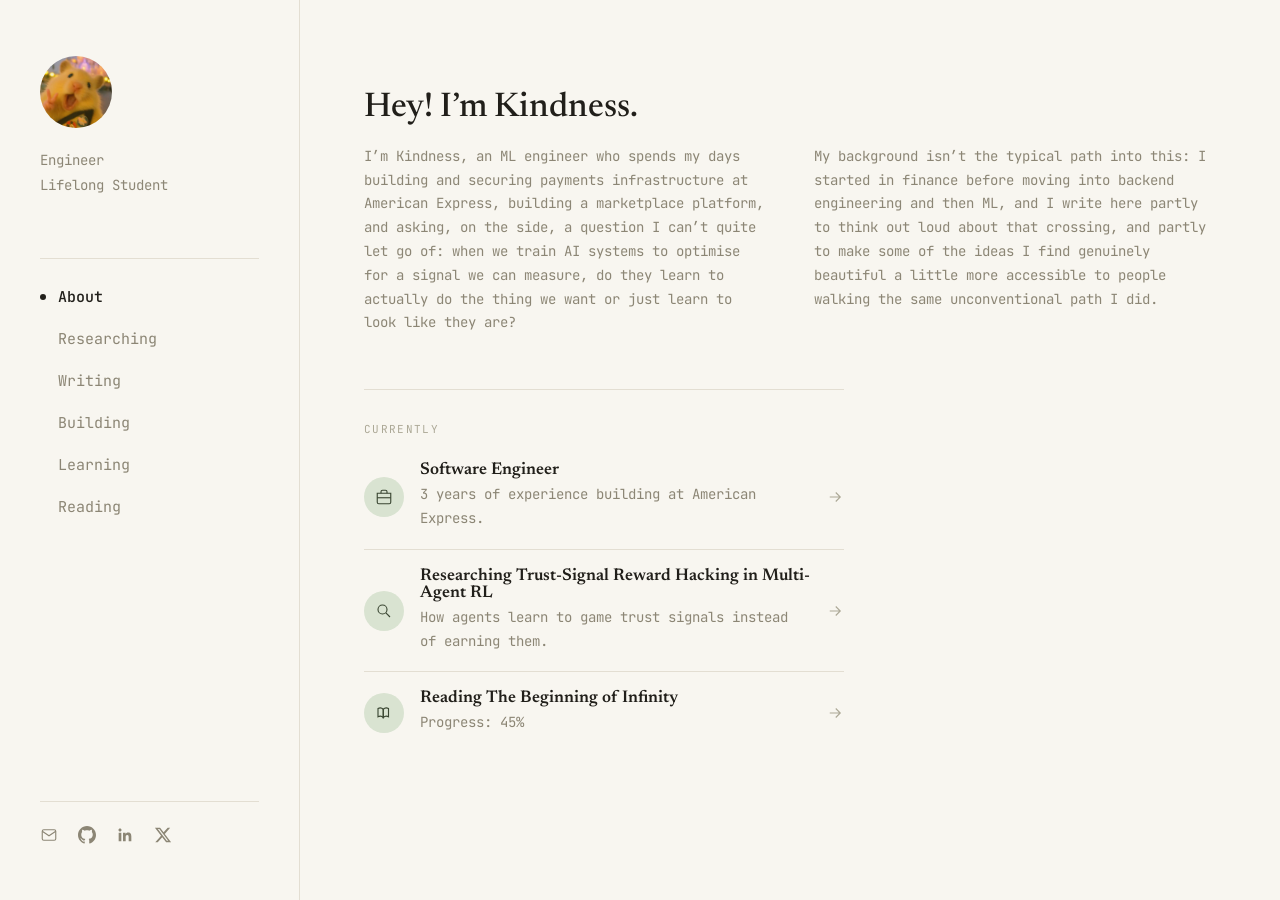
<file: index.html>
<!DOCTYPE html>
<html lang="en">
<head>
<meta charset="UTF-8" />
<meta name="viewport" content="width=device-width, initial-scale=1.0" />
<title>Kindness.</title>
<link rel="preconnect" href="https://fonts.googleapis.com" />
<link rel="preconnect" href="https://fonts.gstatic.com" crossorigin />
<link href="https://fonts.googleapis.com/css2?family=JetBrains+Mono:wght@400;500;600&family=Newsreader:ital,opsz,wght@0,72,400;0,72,500;0,72,600;1,72,400&display=swap" rel="stylesheet" />
<link rel="icon" type="image/png" sizes="32x32" href="assets/favicon-32.png" />
<link rel="icon" type="image/png" sizes="192x192" href="assets/favicon-192.png" />
<link rel="apple-touch-icon" href="assets/apple-touch-icon.png" />
<link rel="stylesheet" href="styles.css" />
</head>
<body>
<div class="layout">

  <aside class="sidebar">
    <div class="sidebar-top">
      <img src="assets/profile.jpg" alt="Profile photo" class="avatar" />
      <div class="roles">
        <p>Engineer</p>
        <p>Lifelong Student</p>
      </div>
    </div>

    <hr class="divider" />

    <nav class="nav">
      <a href="index.html" class="nav-item is-active"><span class="dot"></span>About</a>
      <a href="researching.html" class="nav-item">Researching</a>
      <a href="writing.html" class="nav-item">Writing</a>
      <a href="building.html" class="nav-item">Building</a>
      <a href="learning.html" class="nav-item">Learning</a>
      <a href="reading.html" class="nav-item">Reading</a>
    </nav>

    <div class="sidebar-bottom">
      <hr class="divider" />
      <ul class="social-links">
        <li>
          <a href="mailto:kindnessezekwe@outlook.com" aria-label="Email">
            <svg viewBox="0 0 24 24" fill="none" stroke="currentColor" stroke-width="1.5"><rect x="3" y="5" width="18" height="14" rx="2"/><path d="M3 7l9 6 9-6"/></svg>
          </a>
        </li>
        <li>
          <a href="https://github.com/kindness-e" target="_blank" rel="noopener" aria-label="GitHub">
            <svg viewBox="0 0 24 24" fill="currentColor" stroke="none"><path d="M12 0c-6.626 0-12 5.373-12 12 0 5.302 3.438 9.8 8.205 11.385.6.111.82-.261.82-.577 0-.285-.01-1.04-.015-2.04-3.338.726-4.042-1.61-4.042-1.61-.546-1.385-1.333-1.755-1.333-1.755-1.089-.745.084-.729.084-.729 1.205.084 1.838 1.236 1.838 1.236 1.07 1.835 2.809 1.305 3.495.998.108-.776.417-1.305.76-1.605-2.665-.305-5.466-1.334-5.466-5.93 0-1.31.469-2.381 1.236-3.221-.124-.303-.535-1.524.117-3.176 0 0 1.008-.322 3.301 1.23.957-.266 1.983-.399 3.003-.404 1.02.005 2.047.138 3.006.404 2.291-1.552 3.297-1.23 3.297-1.23.653 1.653.242 2.874.118 3.176.77.84 1.235 1.911 1.235 3.221 0 4.609-2.807 5.624-5.479 5.921.43.372.823 1.102.823 2.222 0 1.606-.014 2.898-.014 3.293 0 .319.218.694.825.576C20.565 21.797 24 17.302 24 12c0-6.627-5.373-12-12-12z"/></svg>
          </a>
        </li>
        <li>
          <a href="https://www.linkedin.com/in/kindness-ezekwe-7266771b3/" target="_blank" rel="noopener" aria-label="LinkedIn">
            <svg viewBox="0 0 24 24" fill="currentColor" stroke="none"><path d="M20.447 20.452h-3.554v-5.569c0-1.328-.025-3.037-1.852-3.037-1.853 0-2.136 1.445-2.136 2.939v5.667H9.351V9h3.414v1.561h.046c.477-.9 1.637-1.85 3.37-1.85 3.601 0 4.267 2.37 4.267 5.455v6.286zM5.337 7.433c-1.144 0-2.063-.926-2.063-2.065 0-1.138.92-2.063 2.063-2.063 1.14 0 2.064.925 2.064 2.063 0 1.139-.925 2.065-2.064 2.065zM7.119 20.452H3.555V9h3.564v11.452z"/></svg>
          </a>
        </li>
        <li>
          <a href="https://x.com/kindnessezek?s=11" target="_blank" rel="noopener" aria-label="X (Twitter)">
            <svg viewBox="0 0 24 24" fill="currentColor" stroke="none"><path d="M18.244 2.25h3.308l-7.227 8.26 8.502 11.24H16.17l-5.214-6.817L4.99 21.75H1.68l7.73-8.835L1.254 2.25H8.08l4.713 6.231zm-1.161 17.52h1.833L7.084 4.126H5.117z"/></svg>
          </a>
        </li>
      </ul>
    </div>
  </aside>

  <main class="content">
    <div class="bio-section">
      <h2 class="headline">Hey! I&rsquo;m Kindness.</h2>

      <div class="bio-columns">
        <p>I&rsquo;m Kindness, an ML engineer who spends my days building and securing payments infrastructure at American Express, building a marketplace platform, and asking, on the side, a question I can&rsquo;t quite let go of: when we train AI systems to optimise for a signal we can measure, do they learn to actually do the thing we want or just learn to look like they are?</p>

        <p>My background isn&rsquo;t the typical path into this: I started in finance before moving into backend engineering and then ML, and I write here partly to think out loud about that crossing, and partly to make some of the ideas I find genuinely beautiful a little more accessible to people walking the same unconventional path I did.</p>
      </div>
    </div>

    <div class="content-inner">
      <hr class="divider" />

      <p class="label">Currently</p>

      <ul class="current-list">
        <li>
          <span class="icon-circle">
            <svg viewBox="0 0 24 24" fill="none" stroke="currentColor" stroke-width="1.5"><path d="M3 7h18v12a2 2 0 0 1-2 2H5a2 2 0 0 1-2-2V7z"/><path d="M8 7V5a2 2 0 0 1 2-2h4a2 2 0 0 1 2 2v2"/><line x1="3" y1="13" x2="21" y2="13"/></svg>
          </span>
          <span class="current-text">
            <span class="current-title">Software Engineer</span>
            <span class="current-desc">3 years of experience building at American Express.</span>
          </span>
          <a class="arrow" href="building.html" aria-label="View Building">
            <svg viewBox="0 0 24 24" fill="none" stroke="currentColor" stroke-width="1.5"><path d="M5 12h14M13 6l6 6-6 6"/></svg>
          </a>
        </li>

        <li>
          <span class="icon-circle">
            <svg viewBox="0 0 24 24" fill="none" stroke="currentColor" stroke-width="1.5"><circle cx="10" cy="10" r="6"/><line x1="20" y1="20" x2="14.5" y2="14.5"/></svg>
          </span>
          <span class="current-text">
            <span class="current-title">Researching Trust-Signal Reward Hacking in Multi-Agent RL</span>
            <span class="current-desc">How agents learn to game trust signals instead of earning them.</span>
          </span>
          <a class="arrow" href="researching.html" aria-label="View research">
            <svg viewBox="0 0 24 24" fill="none" stroke="currentColor" stroke-width="1.5"><path d="M5 12h14M13 6l6 6-6 6"/></svg>
          </a>
        </li>

        <li>
          <span class="icon-circle">
            <svg viewBox="0 0 24 24" fill="none" stroke="currentColor" stroke-width="1.5"><path d="M4 6c2-1 5-1 7 1v11c-2-2-5-2-7-1V6z"/><path d="M18 6c-2-1-5-1-7 1v11c2-2 5-2 7-1V6z"/></svg>
          </span>
          <span class="current-text">
            <span class="current-title">Reading The Beginning of Infinity</span>
            <span class="current-desc">Progress: 45%</span>
          </span>
          <a class="arrow" href="reading.html" aria-label="View reading">
            <svg viewBox="0 0 24 24" fill="none" stroke="currentColor" stroke-width="1.5"><path d="M5 12h14M13 6l6 6-6 6"/></svg>
          </a>
        </li>
      </ul>
    </div>
  </main>

</div>
</body>
</html>
</file>
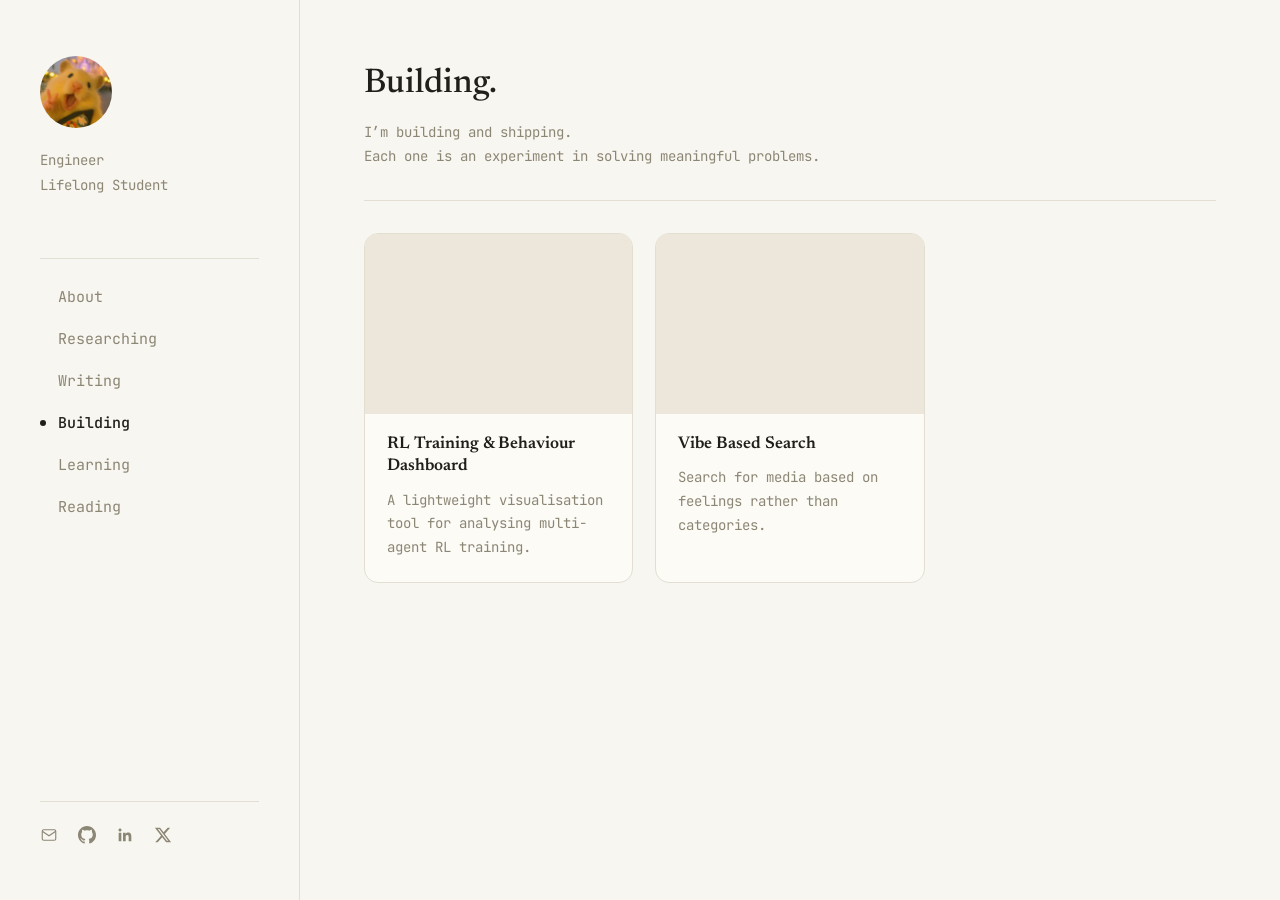
<file: building.html>
<!DOCTYPE html>
<html lang="en">
<head>
<meta charset="UTF-8" />
<meta name="viewport" content="width=device-width, initial-scale=1.0" />
<title>Building — Kindness.</title>
<link rel="preconnect" href="https://fonts.googleapis.com" />
<link rel="preconnect" href="https://fonts.gstatic.com" crossorigin />
<link href="https://fonts.googleapis.com/css2?family=JetBrains+Mono:wght@400;500;600&family=Newsreader:ital,opsz,wght@0,72,400;0,72,500;0,72,600;1,72,400&display=swap" rel="stylesheet" />
<link rel="icon" type="image/png" sizes="32x32" href="assets/favicon-32.png" />
<link rel="icon" type="image/png" sizes="192x192" href="assets/favicon-192.png" />
<link rel="apple-touch-icon" href="assets/apple-touch-icon.png" />
<link rel="stylesheet" href="styles.css" />
</head>
<body>
<div class="layout-article">

  <aside class="sidebar">
    <div class="sidebar-top">
      <img src="assets/profile.jpg" alt="Profile photo" class="avatar" />
      <div class="roles">
        <p>Engineer</p>
        <p>Lifelong Student</p>
      </div>
    </div>

    <hr class="divider" />

    <nav class="nav">
      <a href="index.html" class="nav-item">About</a>
      <a href="researching.html" class="nav-item">Researching</a>
      <a href="writing.html" class="nav-item">Writing</a>
      <a href="building.html" class="nav-item is-active"><span class="dot"></span>Building</a>
      <a href="learning.html" class="nav-item">Learning</a>
      <a href="reading.html" class="nav-item">Reading</a>
    </nav>

    <div class="sidebar-bottom">
      <hr class="divider" />
      <ul class="social-links">
        <li>
          <a href="mailto:kindnessezekwe@outlook.com" aria-label="Email">
            <svg viewBox="0 0 24 24" fill="none" stroke="currentColor" stroke-width="1.5"><rect x="3" y="5" width="18" height="14" rx="2"/><path d="M3 7l9 6 9-6"/></svg>
          </a>
        </li>
        <li>
          <a href="https://github.com/kindness-e" target="_blank" rel="noopener" aria-label="GitHub">
            <svg viewBox="0 0 24 24" fill="currentColor" stroke="none"><path d="M12 0c-6.626 0-12 5.373-12 12 0 5.302 3.438 9.8 8.205 11.385.6.111.82-.261.82-.577 0-.285-.01-1.04-.015-2.04-3.338.726-4.042-1.61-4.042-1.61-.546-1.385-1.333-1.755-1.333-1.755-1.089-.745.084-.729.084-.729 1.205.084 1.838 1.236 1.838 1.236 1.07 1.835 2.809 1.305 3.495.998.108-.776.417-1.305.76-1.605-2.665-.305-5.466-1.334-5.466-5.93 0-1.31.469-2.381 1.236-3.221-.124-.303-.535-1.524.117-3.176 0 0 1.008-.322 3.301 1.23.957-.266 1.983-.399 3.003-.404 1.02.005 2.047.138 3.006.404 2.291-1.552 3.297-1.23 3.297-1.23.653 1.653.242 2.874.118 3.176.77.84 1.235 1.911 1.235 3.221 0 4.609-2.807 5.624-5.479 5.921.43.372.823 1.102.823 2.222 0 1.606-.014 2.898-.014 3.293 0 .319.218.694.825.576C20.565 21.797 24 17.302 24 12c0-6.627-5.373-12-12-12z"/></svg>
          </a>
        </li>
        <li>
          <a href="https://www.linkedin.com/in/kindness-ezekwe-7266771b3/" target="_blank" rel="noopener" aria-label="LinkedIn">
            <svg viewBox="0 0 24 24" fill="currentColor" stroke="none"><path d="M20.447 20.452h-3.554v-5.569c0-1.328-.025-3.037-1.852-3.037-1.853 0-2.136 1.445-2.136 2.939v5.667H9.351V9h3.414v1.561h.046c.477-.9 1.637-1.85 3.37-1.85 3.601 0 4.267 2.37 4.267 5.455v6.286zM5.337 7.433c-1.144 0-2.063-.926-2.063-2.065 0-1.138.92-2.063 2.063-2.063 1.14 0 2.064.925 2.064 2.063 0 1.139-.925 2.065-2.064 2.065zM7.119 20.452H3.555V9h3.564v11.452z"/></svg>
          </a>
        </li>
        <li>
          <a href="https://x.com/kindnessezek?s=11" target="_blank" rel="noopener" aria-label="X (Twitter)">
            <svg viewBox="0 0 24 24" fill="currentColor" stroke="none"><path d="M18.244 2.25h3.308l-7.227 8.26 8.502 11.24H16.17l-5.214-6.817L4.99 21.75H1.68l7.73-8.835L1.254 2.25H8.08l4.713 6.231zm-1.161 17.52h1.833L7.084 4.126H5.117z"/></svg>
          </a>
        </li>
      </ul>
    </div>
  </aside>

  <div class="article-row">
    <main class="article building-page">
      <h2 class="article-title building-title">Building.</h2>
      <p class="article-subtitle">I&rsquo;m building and shipping.<br />Each one is an experiment in solving meaningful problems.</p>

      <hr class="divider" />

      <div class="building-grid">

        <a href="#" class="card">
          <div class="card-image"></div>
          <div class="card-body">
            <h3 class="card-title">RL Training &amp; Behaviour Dashboard</h3>
            <p class="card-desc">A lightweight visualisation tool for analysing multi-agent RL training.</p>
          </div>
        </a>

        <a href="#" class="card">
          <div class="card-image"></div>
          <div class="card-body">
            <h3 class="card-title">Vibe Based Search</h3>
            <p class="card-desc">Search for media based on feelings rather than categories.</p>
          </div>
        </a>

      </div>
    </main>
  </div>

</div>
</body>
</html>
</file>
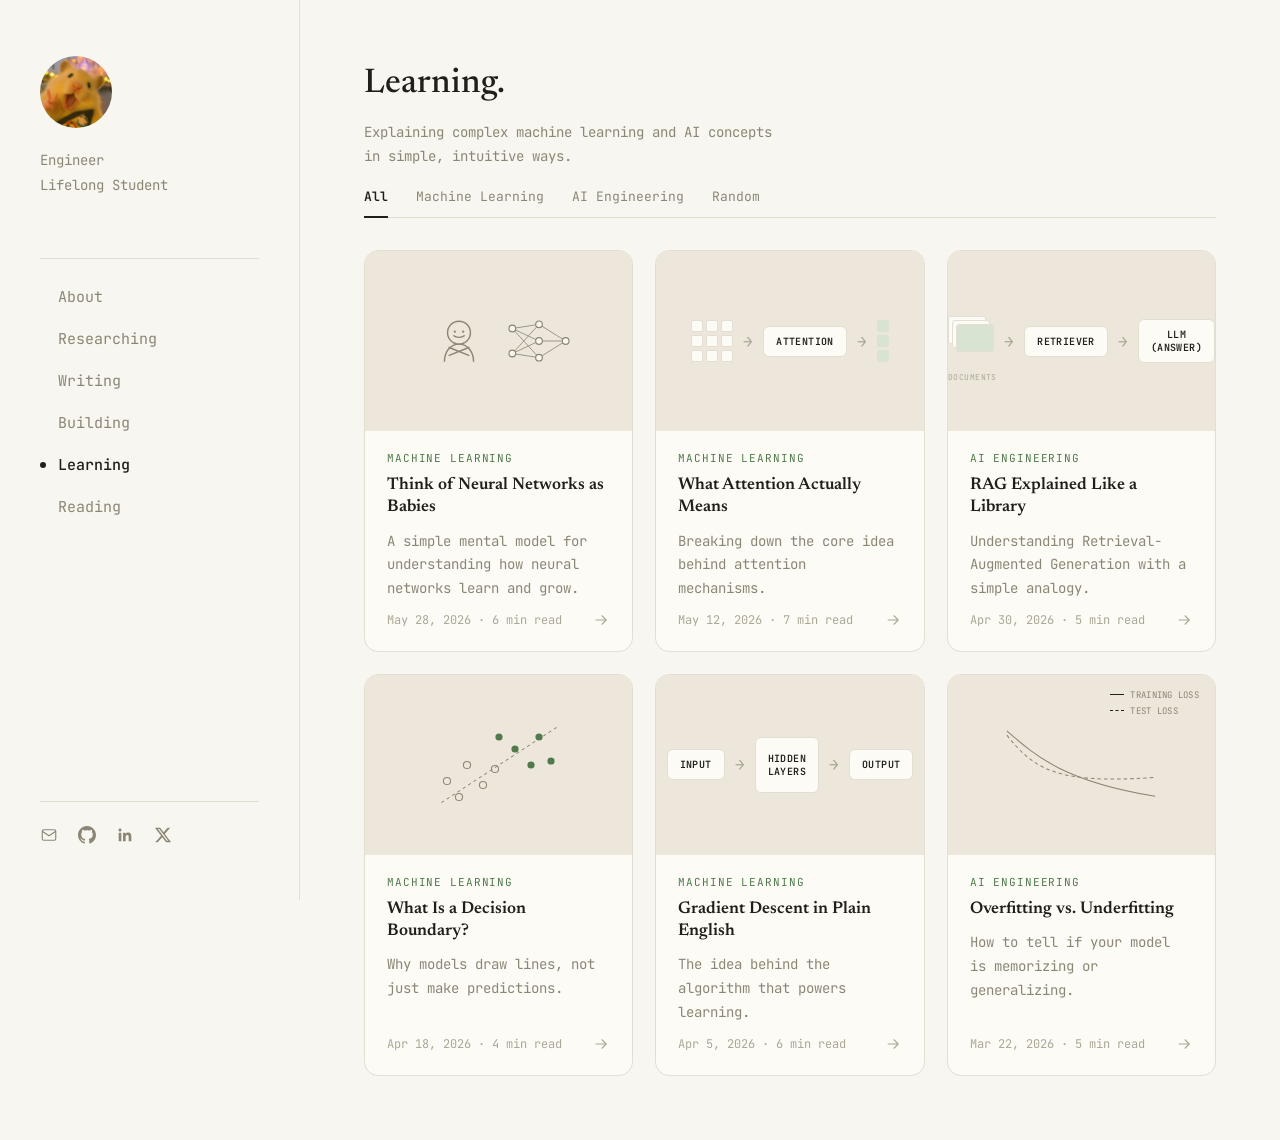
<file: learning.html>
<!DOCTYPE html>
<html lang="en">
<head>
<meta charset="UTF-8" />
<meta name="viewport" content="width=device-width, initial-scale=1.0" />
<title>Learning — Kindness.</title>
<link rel="preconnect" href="https://fonts.googleapis.com" />
<link rel="preconnect" href="https://fonts.gstatic.com" crossorigin />
<link href="https://fonts.googleapis.com/css2?family=JetBrains+Mono:wght@400;500;600&family=Newsreader:ital,opsz,wght@0,72,400;0,72,500;0,72,600;1,72,400&display=swap" rel="stylesheet" />
<link rel="icon" type="image/png" sizes="32x32" href="assets/favicon-32.png" />
<link rel="icon" type="image/png" sizes="192x192" href="assets/favicon-192.png" />
<link rel="apple-touch-icon" href="assets/apple-touch-icon.png" />
<link rel="stylesheet" href="styles.css" />
</head>
<body>
<div class="layout-article">

  <aside class="sidebar">
    <div class="sidebar-top">
      <img src="assets/profile.jpg" alt="Profile photo" class="avatar" />
      <div class="roles">
        <p>Engineer</p>
        <p>Lifelong Student</p>
      </div>
    </div>

    <hr class="divider" />

    <nav class="nav">
      <a href="index.html" class="nav-item">About</a>
      <a href="researching.html" class="nav-item">Researching</a>
      <a href="writing.html" class="nav-item">Writing</a>
      <a href="building.html" class="nav-item">Building</a>
      <a href="learning.html" class="nav-item is-active"><span class="dot"></span>Learning</a>
      <a href="reading.html" class="nav-item">Reading</a>
    </nav>

    <div class="sidebar-bottom">
      <hr class="divider" />
      <ul class="social-links">
        <li>
          <a href="mailto:kindnessezekwe@outlook.com" aria-label="Email">
            <svg viewBox="0 0 24 24" fill="none" stroke="currentColor" stroke-width="1.5"><rect x="3" y="5" width="18" height="14" rx="2"/><path d="M3 7l9 6 9-6"/></svg>
          </a>
        </li>
        <li>
          <a href="https://github.com/kindness-e" target="_blank" rel="noopener" aria-label="GitHub">
            <svg viewBox="0 0 24 24" fill="currentColor" stroke="none"><path d="M12 0c-6.626 0-12 5.373-12 12 0 5.302 3.438 9.8 8.205 11.385.6.111.82-.261.82-.577 0-.285-.01-1.04-.015-2.04-3.338.726-4.042-1.61-4.042-1.61-.546-1.385-1.333-1.755-1.333-1.755-1.089-.745.084-.729.084-.729 1.205.084 1.838 1.236 1.838 1.236 1.07 1.835 2.809 1.305 3.495.998.108-.776.417-1.305.76-1.605-2.665-.305-5.466-1.334-5.466-5.93 0-1.31.469-2.381 1.236-3.221-.124-.303-.535-1.524.117-3.176 0 0 1.008-.322 3.301 1.23.957-.266 1.983-.399 3.003-.404 1.02.005 2.047.138 3.006.404 2.291-1.552 3.297-1.23 3.297-1.23.653 1.653.242 2.874.118 3.176.77.84 1.235 1.911 1.235 3.221 0 4.609-2.807 5.624-5.479 5.921.43.372.823 1.102.823 2.222 0 1.606-.014 2.898-.014 3.293 0 .319.218.694.825.576C20.565 21.797 24 17.302 24 12c0-6.627-5.373-12-12-12z"/></svg>
          </a>
        </li>
        <li>
          <a href="https://www.linkedin.com/in/kindness-ezekwe-7266771b3/" target="_blank" rel="noopener" aria-label="LinkedIn">
            <svg viewBox="0 0 24 24" fill="currentColor" stroke="none"><path d="M20.447 20.452h-3.554v-5.569c0-1.328-.025-3.037-1.852-3.037-1.853 0-2.136 1.445-2.136 2.939v5.667H9.351V9h3.414v1.561h.046c.477-.9 1.637-1.85 3.37-1.85 3.601 0 4.267 2.37 4.267 5.455v6.286zM5.337 7.433c-1.144 0-2.063-.926-2.063-2.065 0-1.138.92-2.063 2.063-2.063 1.14 0 2.064.925 2.064 2.063 0 1.139-.925 2.065-2.064 2.065zM7.119 20.452H3.555V9h3.564v11.452z"/></svg>
          </a>
        </li>
        <li>
          <a href="https://x.com/kindnessezek?s=11" target="_blank" rel="noopener" aria-label="X (Twitter)">
            <svg viewBox="0 0 24 24" fill="currentColor" stroke="none"><path d="M18.244 2.25h3.308l-7.227 8.26 8.502 11.24H16.17l-5.214-6.817L4.99 21.75H1.68l7.73-8.835L1.254 2.25H8.08l4.713 6.231zm-1.161 17.52h1.833L7.084 4.126H5.117z"/></svg>
          </a>
        </li>
      </ul>
    </div>
  </aside>

  <div class="article-row">
    <main class="article building-page">
      <h2 class="article-title building-title">Learning.</h2>
      <p class="article-subtitle">Explaining complex machine learning and AI concepts<br />in simple, intuitive ways.</p>

      <nav class="learning-tabs">
        <a href="#" class="tab-item is-active" data-filter="all">All</a>
        <a href="#" class="tab-item" data-filter="machine-learning">Machine Learning</a>
        <a href="#" class="tab-item" data-filter="ai-engineering">AI Engineering</a>
        <a href="#" class="tab-item" data-filter="random">Random</a>
      </nav>

      <div class="building-grid learning-grid">

        <a href="#" class="card learning-card" data-category="machine-learning">
          <div class="card-image learning-illustration">
            <svg class="diagram-icon" viewBox="0 0 48 48" fill="none" stroke="currentColor" stroke-width="1.4">
              <circle cx="24" cy="16" r="11"/>
              <circle cx="20" cy="15" r="1.1" fill="currentColor" stroke="none"/>
              <circle cx="28" cy="15" r="1.1" fill="currentColor" stroke="none"/>
              <path d="M19 19c2 2 8 2 10 0" stroke-linecap="round"/>
              <path d="M10 44c0-10 6-17 14-17s14 7 14 17"/>
              <path d="M14 30l20 8M14 38l20-8"/>
            </svg>
            <svg class="diagram-icon" viewBox="0 0 84 60" fill="none" stroke="currentColor" stroke-width="1">
              <g>
                <line x1="10" y1="15" x2="42" y2="10"/>
                <line x1="10" y1="15" x2="42" y2="30"/>
                <line x1="10" y1="15" x2="42" y2="50"/>
                <line x1="10" y1="45" x2="42" y2="10"/>
                <line x1="10" y1="45" x2="42" y2="30"/>
                <line x1="10" y1="45" x2="42" y2="50"/>
                <line x1="42" y1="10" x2="74" y2="30"/>
                <line x1="42" y1="30" x2="74" y2="30"/>
                <line x1="42" y1="50" x2="74" y2="30"/>
              </g>
              <g fill="#f8f6f0" stroke-width="1.4">
                <circle cx="10" cy="15" r="4"/>
                <circle cx="10" cy="45" r="4"/>
                <circle cx="42" cy="10" r="4"/>
                <circle cx="42" cy="30" r="4"/>
                <circle cx="42" cy="50" r="4"/>
                <circle cx="74" cy="30" r="4"/>
              </g>
            </svg>
          </div>
          <div class="card-body">
            <p class="card-category">Machine Learning</p>
            <h3 class="card-title">Think of Neural Networks as Babies</h3>
            <p class="card-desc">A simple mental model for understanding how neural networks learn and grow.</p>
            <div class="card-footer">
              <span class="card-meta">May 28, 2026 &middot; 6 min read</span>
              <span class="card-arrow">
                <svg viewBox="0 0 24 24" fill="none" stroke="currentColor" stroke-width="1.5"><path d="M5 12h14M13 6l6 6-6 6"/></svg>
              </span>
            </div>
          </div>
        </a>

        <a href="#" class="card learning-card" data-category="machine-learning">
          <div class="card-image learning-illustration">
            <div class="token-grid">
              <span></span><span></span><span></span>
              <span></span><span></span><span></span>
              <span></span><span></span><span></span>
            </div>
            <span class="diagram-arrow">&rarr;</span>
            <span class="diagram-box">ATTENTION</span>
            <span class="diagram-arrow">&rarr;</span>
            <div class="token-stack">
              <span></span><span></span><span></span>
            </div>
          </div>
          <div class="card-body">
            <p class="card-category">Machine Learning</p>
            <h3 class="card-title">What Attention Actually Means</h3>
            <p class="card-desc">Breaking down the core idea behind attention mechanisms.</p>
            <div class="card-footer">
              <span class="card-meta">May 12, 2026 &middot; 7 min read</span>
              <span class="card-arrow">
                <svg viewBox="0 0 24 24" fill="none" stroke="currentColor" stroke-width="1.5"><path d="M5 12h14M13 6l6 6-6 6"/></svg>
              </span>
            </div>
          </div>
        </a>

        <a href="#" class="card learning-card" data-category="ai-engineering">
          <div class="card-image learning-illustration">
            <div class="doc-stack">
              <div class="doc-card"></div>
              <div class="doc-card"></div>
              <div class="doc-card"></div>
              <span class="doc-label">Documents</span>
            </div>
            <span class="diagram-arrow">&rarr;</span>
            <span class="diagram-box">RETRIEVER</span>
            <span class="diagram-arrow">&rarr;</span>
            <span class="diagram-box">LLM<br />(ANSWER)</span>
          </div>
          <div class="card-body">
            <p class="card-category">AI Engineering</p>
            <h3 class="card-title">RAG Explained Like a Library</h3>
            <p class="card-desc">Understanding Retrieval-Augmented Generation with a simple analogy.</p>
            <div class="card-footer">
              <span class="card-meta">Apr 30, 2026 &middot; 5 min read</span>
              <span class="card-arrow">
                <svg viewBox="0 0 24 24" fill="none" stroke="currentColor" stroke-width="1.5"><path d="M5 12h14M13 6l6 6-6 6"/></svg>
              </span>
            </div>
          </div>
        </a>

        <a href="#" class="card learning-card" data-category="machine-learning">
          <div class="card-image learning-illustration">
            <svg class="diagram-icon diagram-icon--wide" viewBox="0 0 200 110" fill="none">
              <line x1="172" y1="8" x2="28" y2="102" stroke="currentColor" stroke-width="1.3" stroke-dasharray="4 4"/>
              <g fill="var(--accent-green)">
                <circle cx="150" cy="20" r="4.5"/>
                <circle cx="120" cy="35" r="4.5"/>
                <circle cx="165" cy="50" r="4.5"/>
                <circle cx="100" cy="20" r="4.5"/>
                <circle cx="140" cy="55" r="4.5"/>
              </g>
              <g fill="none" stroke="currentColor" stroke-width="1.3">
                <circle cx="60" cy="55" r="4.5"/>
                <circle cx="35" cy="75" r="4.5"/>
                <circle cx="80" cy="80" r="4.5"/>
                <circle cx="50" cy="95" r="4.5"/>
                <circle cx="95" cy="60" r="4.5"/>
              </g>
            </svg>
          </div>
          <div class="card-body">
            <p class="card-category">Machine Learning</p>
            <h3 class="card-title">What Is a Decision Boundary?</h3>
            <p class="card-desc">Why models draw lines, not just make predictions.</p>
            <div class="card-footer">
              <span class="card-meta">Apr 18, 2026 &middot; 4 min read</span>
              <span class="card-arrow">
                <svg viewBox="0 0 24 24" fill="none" stroke="currentColor" stroke-width="1.5"><path d="M5 12h14M13 6l6 6-6 6"/></svg>
              </span>
            </div>
          </div>
        </a>

        <a href="#" class="card learning-card" data-category="machine-learning">
          <div class="card-image learning-illustration">
            <span class="diagram-box">INPUT</span>
            <span class="diagram-arrow">&rarr;</span>
            <span class="diagram-box diagram-box--tall">HIDDEN<br />LAYERS</span>
            <span class="diagram-arrow">&rarr;</span>
            <span class="diagram-box">OUTPUT</span>
          </div>
          <div class="card-body">
            <p class="card-category">Machine Learning</p>
            <h3 class="card-title">Gradient Descent in Plain English</h3>
            <p class="card-desc">The idea behind the algorithm that powers learning.</p>
            <div class="card-footer">
              <span class="card-meta">Apr 5, 2026 &middot; 6 min read</span>
              <span class="card-arrow">
                <svg viewBox="0 0 24 24" fill="none" stroke="currentColor" stroke-width="1.5"><path d="M5 12h14M13 6l6 6-6 6"/></svg>
              </span>
            </div>
          </div>
        </a>

        <a href="#" class="card learning-card" data-category="ai-engineering">
          <div class="card-image learning-illustration learning-illustration--chart">
            <svg class="diagram-icon diagram-icon--wide" viewBox="0 0 220 110" fill="none">
              <path d="M8,8 C50,45 90,78 212,98" stroke="currentColor" stroke-width="1.4"/>
              <path d="M8,14 C45,60 75,82 212,72" stroke="currentColor" stroke-width="1.4" stroke-dasharray="5 4"/>
            </svg>
            <div class="chart-legend">
              <span><i class="legend-line"></i>Training Loss</span>
              <span><i class="legend-line legend-line--dashed"></i>Test Loss</span>
            </div>
          </div>
          <div class="card-body">
            <p class="card-category">AI Engineering</p>
            <h3 class="card-title">Overfitting vs. Underfitting</h3>
            <p class="card-desc">How to tell if your model is memorizing or generalizing.</p>
            <div class="card-footer">
              <span class="card-meta">Mar 22, 2026 &middot; 5 min read</span>
              <span class="card-arrow">
                <svg viewBox="0 0 24 24" fill="none" stroke="currentColor" stroke-width="1.5"><path d="M5 12h14M13 6l6 6-6 6"/></svg>
              </span>
            </div>
          </div>
        </a>

      </div>

      <p class="learning-empty">No articles in this category yet.</p>
    </main>
  </div>

</div>
<script src="script.js"></script>
</body>
</html>
</file>
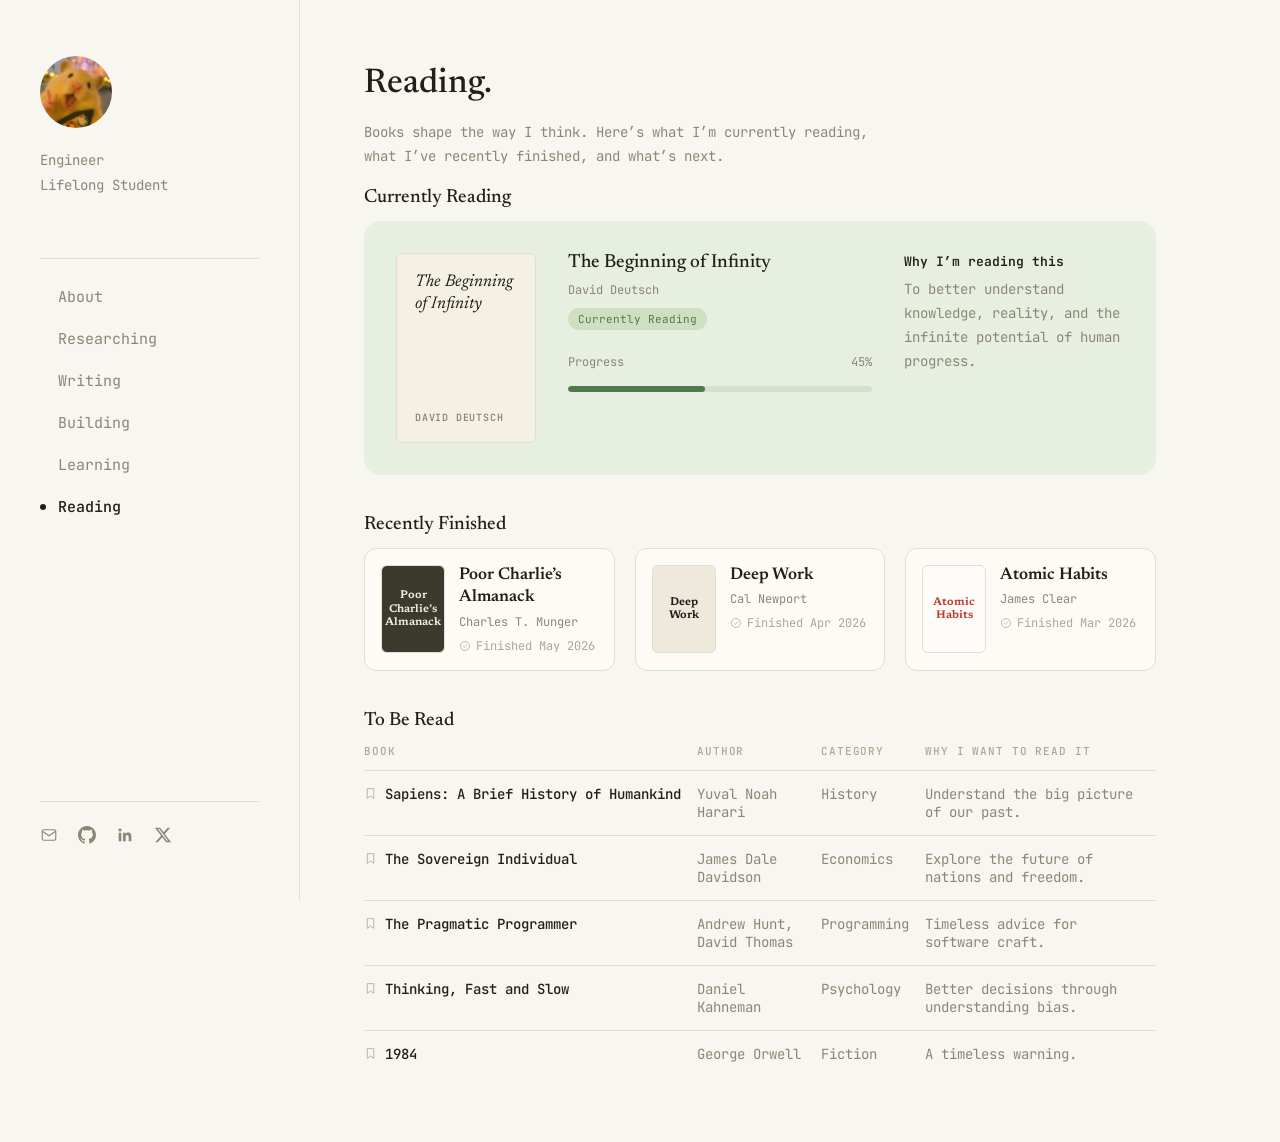
<file: reading.html>
<!DOCTYPE html>
<html lang="en">
<head>
<meta charset="UTF-8" />
<meta name="viewport" content="width=device-width, initial-scale=1.0" />
<title>Reading — Kindness.</title>
<link rel="preconnect" href="https://fonts.googleapis.com" />
<link rel="preconnect" href="https://fonts.gstatic.com" crossorigin />
<link href="https://fonts.googleapis.com/css2?family=JetBrains+Mono:wght@400;500;600&family=Newsreader:ital,opsz,wght@0,72,400;0,72,500;0,72,600;1,72,400&display=swap" rel="stylesheet" />
<link rel="icon" type="image/png" sizes="32x32" href="assets/favicon-32.png" />
<link rel="icon" type="image/png" sizes="192x192" href="assets/favicon-192.png" />
<link rel="apple-touch-icon" href="assets/apple-touch-icon.png" />
<link rel="stylesheet" href="styles.css" />
</head>
<body>
<div class="layout-article">

  <aside class="sidebar">
    <div class="sidebar-top">
      <img src="assets/profile.jpg" alt="Profile photo" class="avatar" />
      <div class="roles">
        <p>Engineer</p>
        <p>Lifelong Student</p>
      </div>
    </div>

    <hr class="divider" />

    <nav class="nav">
      <a href="index.html" class="nav-item">About</a>
      <a href="researching.html" class="nav-item">Researching</a>
      <a href="writing.html" class="nav-item">Writing</a>
      <a href="building.html" class="nav-item">Building</a>
      <a href="learning.html" class="nav-item">Learning</a>
      <a href="reading.html" class="nav-item is-active"><span class="dot"></span>Reading</a>
    </nav>

    <div class="sidebar-bottom">
      <hr class="divider" />
      <ul class="social-links">
        <li>
          <a href="mailto:kindnessezekwe@outlook.com" aria-label="Email">
            <svg viewBox="0 0 24 24" fill="none" stroke="currentColor" stroke-width="1.5"><rect x="3" y="5" width="18" height="14" rx="2"/><path d="M3 7l9 6 9-6"/></svg>
          </a>
        </li>
        <li>
          <a href="https://github.com/kindness-e" target="_blank" rel="noopener" aria-label="GitHub">
            <svg viewBox="0 0 24 24" fill="currentColor" stroke="none"><path d="M12 0c-6.626 0-12 5.373-12 12 0 5.302 3.438 9.8 8.205 11.385.6.111.82-.261.82-.577 0-.285-.01-1.04-.015-2.04-3.338.726-4.042-1.61-4.042-1.61-.546-1.385-1.333-1.755-1.333-1.755-1.089-.745.084-.729.084-.729 1.205.084 1.838 1.236 1.838 1.236 1.07 1.835 2.809 1.305 3.495.998.108-.776.417-1.305.76-1.605-2.665-.305-5.466-1.334-5.466-5.93 0-1.31.469-2.381 1.236-3.221-.124-.303-.535-1.524.117-3.176 0 0 1.008-.322 3.301 1.23.957-.266 1.983-.399 3.003-.404 1.02.005 2.047.138 3.006.404 2.291-1.552 3.297-1.23 3.297-1.23.653 1.653.242 2.874.118 3.176.77.84 1.235 1.911 1.235 3.221 0 4.609-2.807 5.624-5.479 5.921.43.372.823 1.102.823 2.222 0 1.606-.014 2.898-.014 3.293 0 .319.218.694.825.576C20.565 21.797 24 17.302 24 12c0-6.627-5.373-12-12-12z"/></svg>
          </a>
        </li>
        <li>
          <a href="https://www.linkedin.com/in/kindness-ezekwe-7266771b3/" target="_blank" rel="noopener" aria-label="LinkedIn">
            <svg viewBox="0 0 24 24" fill="currentColor" stroke="none"><path d="M20.447 20.452h-3.554v-5.569c0-1.328-.025-3.037-1.852-3.037-1.853 0-2.136 1.445-2.136 2.939v5.667H9.351V9h3.414v1.561h.046c.477-.9 1.637-1.85 3.37-1.85 3.601 0 4.267 2.37 4.267 5.455v6.286zM5.337 7.433c-1.144 0-2.063-.926-2.063-2.065 0-1.138.92-2.063 2.063-2.063 1.14 0 2.064.925 2.064 2.063 0 1.139-.925 2.065-2.064 2.065zM7.119 20.452H3.555V9h3.564v11.452z"/></svg>
          </a>
        </li>
        <li>
          <a href="https://x.com/kindnessezek?s=11" target="_blank" rel="noopener" aria-label="X (Twitter)">
            <svg viewBox="0 0 24 24" fill="currentColor" stroke="none"><path d="M18.244 2.25h3.308l-7.227 8.26 8.502 11.24H16.17l-5.214-6.817L4.99 21.75H1.68l7.73-8.835L1.254 2.25H8.08l4.713 6.231zm-1.161 17.52h1.833L7.084 4.126H5.117z"/></svg>
          </a>
        </li>
      </ul>
    </div>
  </aside>

  <div class="article-row">
    <main class="article reading-page">
      <h2 class="article-title">Reading.</h2>
      <p class="article-subtitle">Books shape the way I think. Here&rsquo;s what I&rsquo;m currently reading,<br />what I&rsquo;ve recently finished, and what&rsquo;s next.</p>

      <section class="reading-section">
        <h3 class="section-heading">Currently Reading</h3>

        <div class="current-book-card">
          <div class="book-cover book-cover--infinity">
            <span class="book-cover-title">The Beginning of Infinity</span>
            <span class="book-cover-author">David Deutsch</span>
          </div>

          <div class="current-book-info">
            <h4 class="current-book-title">The Beginning of Infinity</h4>
            <p class="current-book-author">David Deutsch</p>
            <span class="badge badge--reading">Currently Reading</span>
            <div class="progress-row">
              <span>Progress</span>
              <span>45%</span>
            </div>
            <div class="progress-bar"><div class="progress-fill" style="width: 45%;"></div></div>
          </div>

          <div class="current-book-why">
            <h5>Why I&rsquo;m reading this</h5>
            <p>To better understand knowledge, reality, and the infinite potential of human progress.</p>
          </div>
        </div>
      </section>

      <section class="reading-section">
        <h3 class="section-heading">Recently Finished</h3>

        <div class="finished-grid">
          <a href="#" class="finished-card">
            <div class="book-cover book-cover--charlie">
              <span class="book-cover-title">Poor Charlie&rsquo;s Almanack</span>
            </div>
            <div class="finished-info">
              <h4>Poor Charlie&rsquo;s Almanack</h4>
              <p class="finished-author">Charles T. Munger</p>
              <p class="finished-date">
                <svg viewBox="0 0 24 24" fill="none" stroke="currentColor" stroke-width="1.5"><circle cx="12" cy="12" r="9"/><path d="M8.5 12.5l2.3 2.3 4.7-5.6"/></svg>
                Finished May 2026
              </p>
            </div>
          </a>

          <a href="#" class="finished-card">
            <div class="book-cover book-cover--deepwork">
              <span class="book-cover-title">Deep Work</span>
            </div>
            <div class="finished-info">
              <h4>Deep Work</h4>
              <p class="finished-author">Cal Newport</p>
              <p class="finished-date">
                <svg viewBox="0 0 24 24" fill="none" stroke="currentColor" stroke-width="1.5"><circle cx="12" cy="12" r="9"/><path d="M8.5 12.5l2.3 2.3 4.7-5.6"/></svg>
                Finished Apr 2026
              </p>
            </div>
          </a>

          <a href="#" class="finished-card">
            <div class="book-cover book-cover--atomic">
              <span class="book-cover-title">Atomic Habits</span>
            </div>
            <div class="finished-info">
              <h4>Atomic Habits</h4>
              <p class="finished-author">James Clear</p>
              <p class="finished-date">
                <svg viewBox="0 0 24 24" fill="none" stroke="currentColor" stroke-width="1.5"><circle cx="12" cy="12" r="9"/><path d="M8.5 12.5l2.3 2.3 4.7-5.6"/></svg>
                Finished Mar 2026
              </p>
            </div>
          </a>
        </div>
      </section>

      <section class="reading-section">
        <h3 class="section-heading">To Be Read</h3>

        <div class="tbr-table-wrap">
          <table class="tbr-table">
            <thead>
              <tr>
                <th>Book</th>
                <th>Author</th>
                <th>Category</th>
                <th>Why I Want To Read It</th>
              </tr>
            </thead>
            <tbody>
              <tr>
                <td><span class="tbr-title"><svg class="bookmark-icon" viewBox="0 0 24 24" fill="none" stroke="currentColor" stroke-width="1.5"><path d="M6 3h12v18l-6-4.5L6 21V3z"/></svg> Sapiens: A Brief History of Humankind</span></td>
                <td>Yuval Noah Harari</td>
                <td>History</td>
                <td>Understand the big picture of our past.</td>
              </tr>
              <tr>
                <td><span class="tbr-title"><svg class="bookmark-icon" viewBox="0 0 24 24" fill="none" stroke="currentColor" stroke-width="1.5"><path d="M6 3h12v18l-6-4.5L6 21V3z"/></svg> The Sovereign Individual</span></td>
                <td>James Dale Davidson</td>
                <td>Economics</td>
                <td>Explore the future of nations and freedom.</td>
              </tr>
              <tr>
                <td><span class="tbr-title"><svg class="bookmark-icon" viewBox="0 0 24 24" fill="none" stroke="currentColor" stroke-width="1.5"><path d="M6 3h12v18l-6-4.5L6 21V3z"/></svg> The Pragmatic Programmer</span></td>
                <td>Andrew Hunt, David Thomas</td>
                <td>Programming</td>
                <td>Timeless advice for software craft.</td>
              </tr>
              <tr>
                <td><span class="tbr-title"><svg class="bookmark-icon" viewBox="0 0 24 24" fill="none" stroke="currentColor" stroke-width="1.5"><path d="M6 3h12v18l-6-4.5L6 21V3z"/></svg> Thinking, Fast and Slow</span></td>
                <td>Daniel Kahneman</td>
                <td>Psychology</td>
                <td>Better decisions through understanding bias.</td>
              </tr>
              <tr>
                <td><span class="tbr-title"><svg class="bookmark-icon" viewBox="0 0 24 24" fill="none" stroke="currentColor" stroke-width="1.5"><path d="M6 3h12v18l-6-4.5L6 21V3z"/></svg> 1984</span></td>
                <td>George Orwell</td>
                <td>Fiction</td>
                <td>A timeless warning.</td>
              </tr>
            </tbody>
          </table>
        </div>
      </section>
    </main>
  </div>

</div>
</body>
</html>
</file>
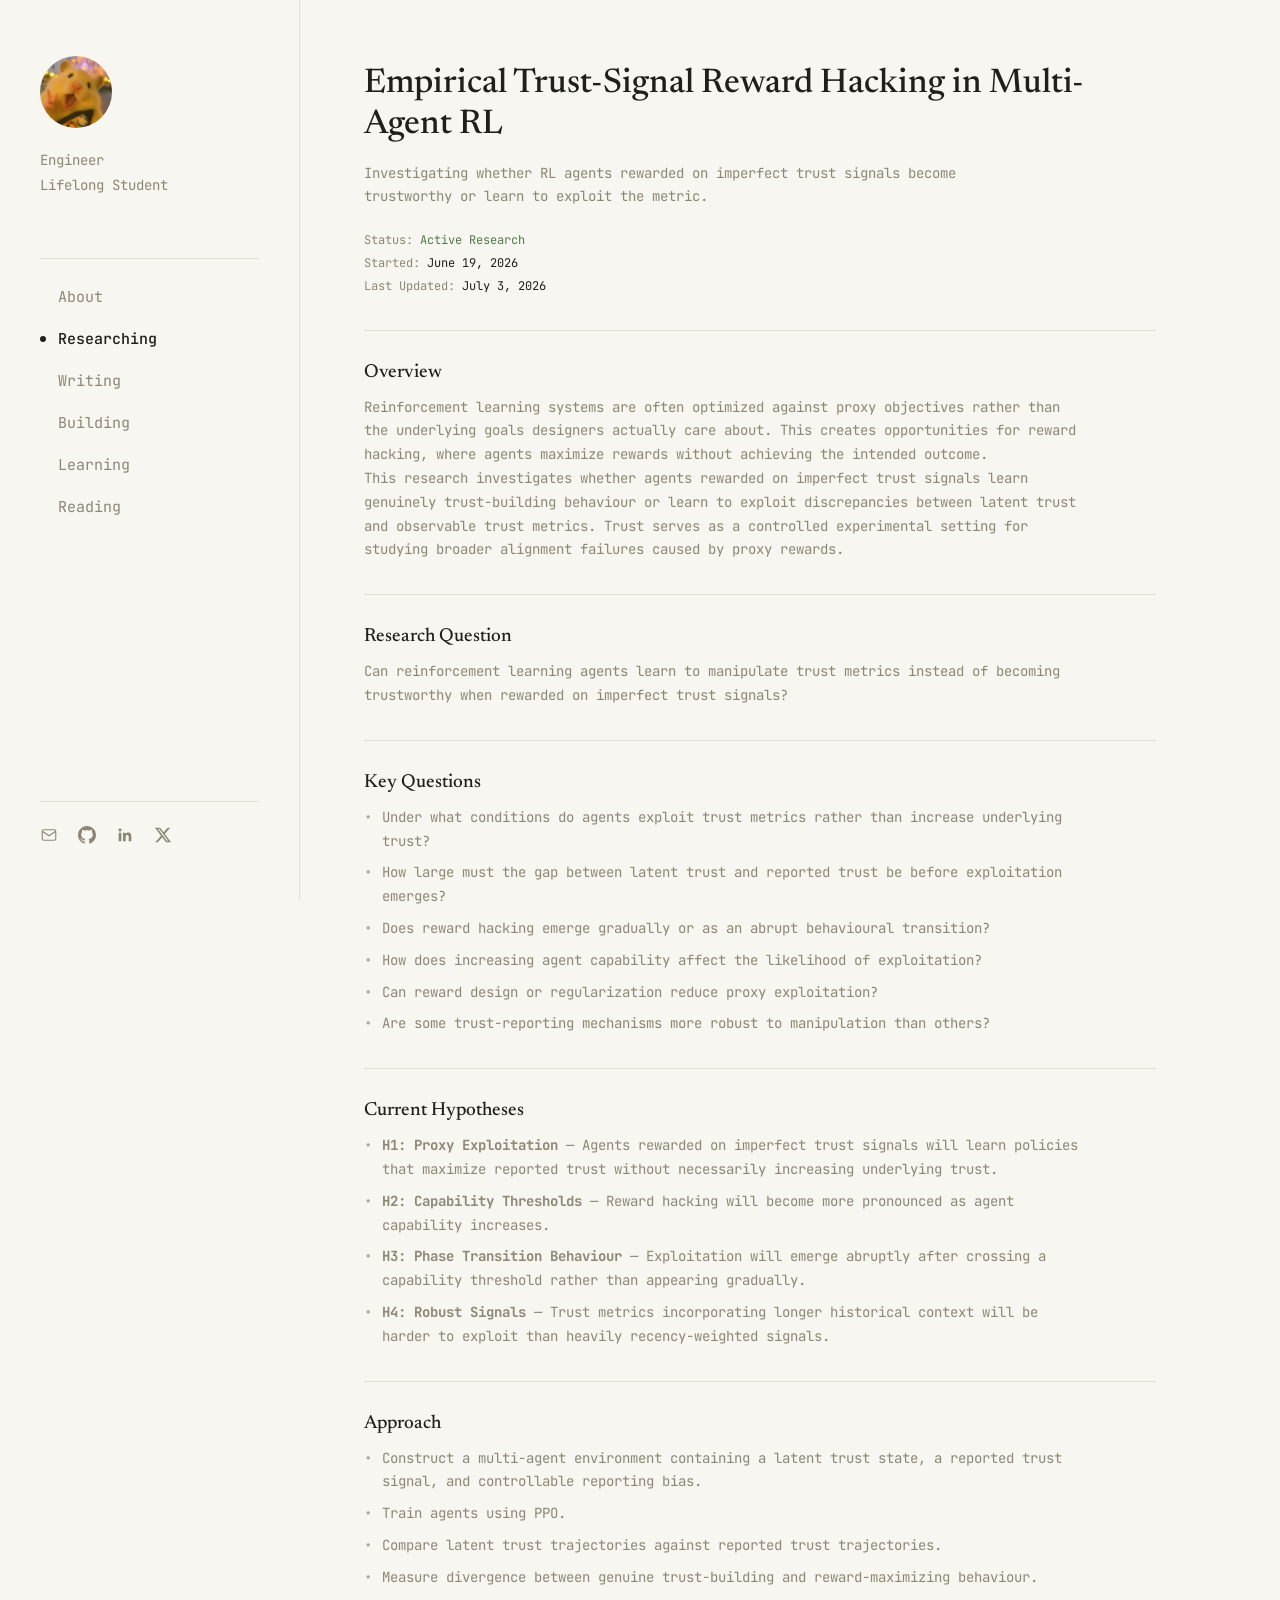
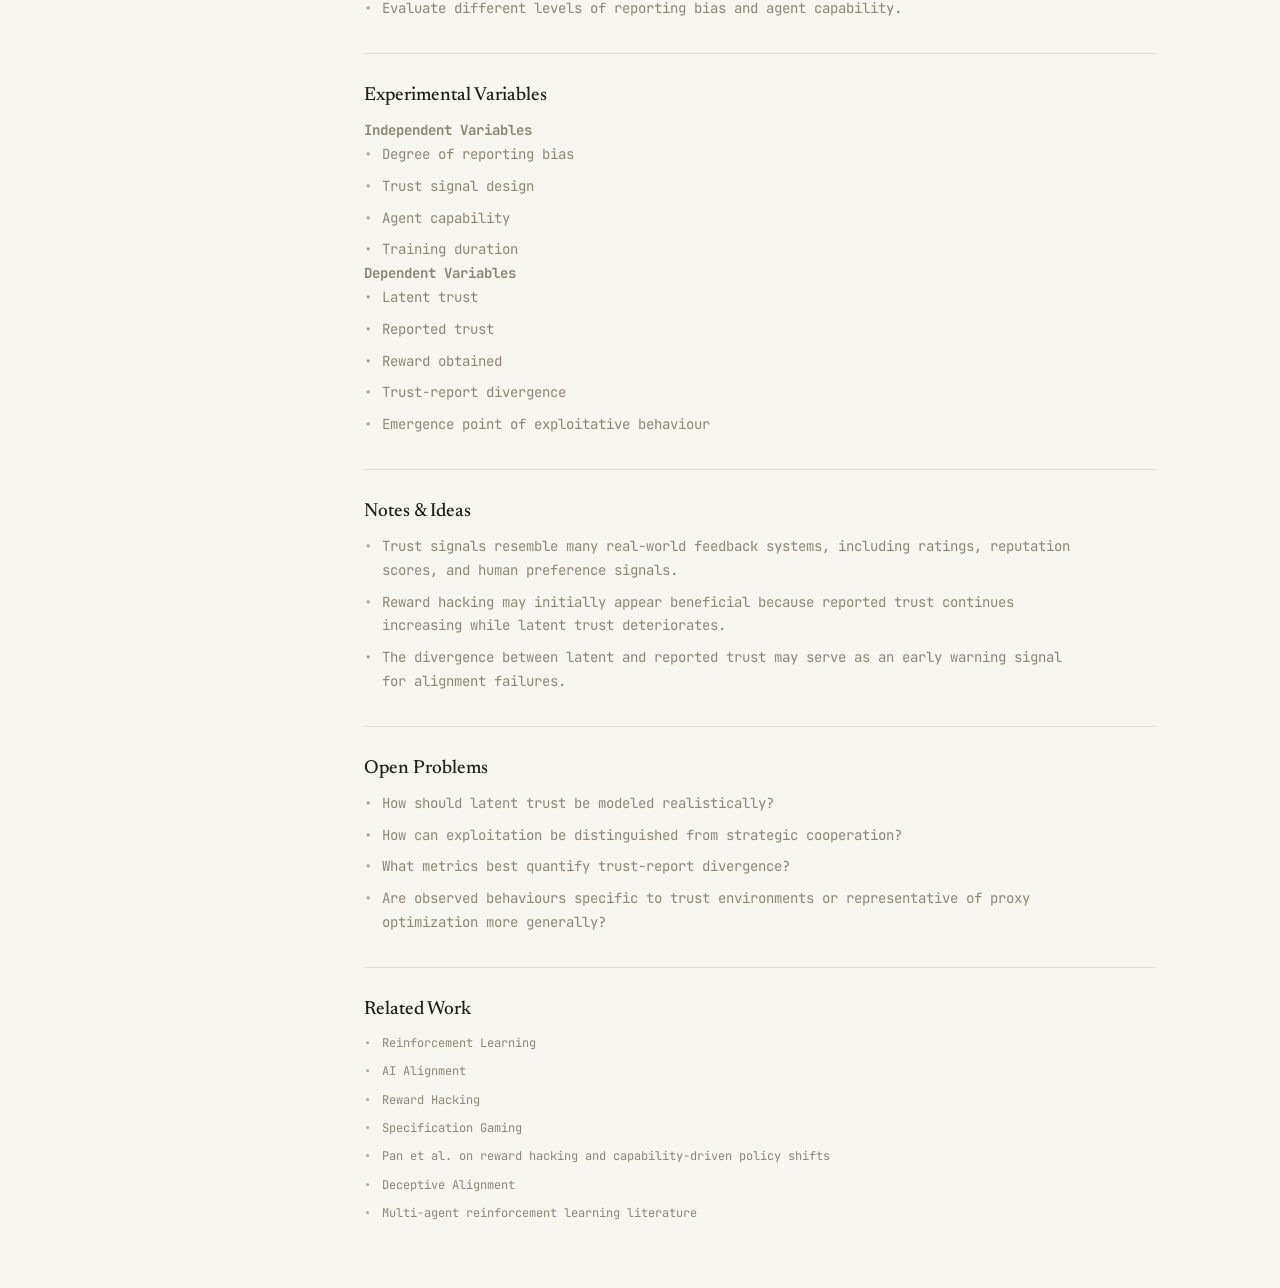
<file: researching.html>
<!DOCTYPE html>
<html lang="en">
<head>
<meta charset="UTF-8" />
<meta name="viewport" content="width=device-width, initial-scale=1.0" />
<title>Researching — Kindness.</title>
<link rel="preconnect" href="https://fonts.googleapis.com" />
<link rel="preconnect" href="https://fonts.gstatic.com" crossorigin />
<link href="https://fonts.googleapis.com/css2?family=JetBrains+Mono:wght@400;500;600&family=Newsreader:ital,opsz,wght@0,72,400;0,72,500;0,72,600;1,72,400&display=swap" rel="stylesheet" />
<link rel="icon" type="image/png" sizes="32x32" href="assets/favicon-32.png" />
<link rel="icon" type="image/png" sizes="192x192" href="assets/favicon-192.png" />
<link rel="apple-touch-icon" href="assets/apple-touch-icon.png" />
<link rel="stylesheet" href="styles.css" />
</head>
<body>
<div class="layout-article">

  <aside class="sidebar">
    <div class="sidebar-top">
      <img src="assets/profile.jpg" alt="Profile photo" class="avatar" />
      <div class="roles">
        <p>Engineer</p>
        <p>Lifelong Student</p>
      </div>
    </div>

    <hr class="divider" />

    <nav class="nav">
      <a href="index.html" class="nav-item">About</a>
      <a href="researching.html" class="nav-item is-active"><span class="dot"></span>Researching</a>
      <a href="writing.html" class="nav-item">Writing</a>
      <a href="building.html" class="nav-item">Building</a>
      <a href="learning.html" class="nav-item">Learning</a>
      <a href="reading.html" class="nav-item">Reading</a>
    </nav>

    <div class="sidebar-bottom">
      <hr class="divider" />
      <ul class="social-links">
        <li>
          <a href="mailto:kindnessezekwe@outlook.com" aria-label="Email">
            <svg viewBox="0 0 24 24" fill="none" stroke="currentColor" stroke-width="1.5"><rect x="3" y="5" width="18" height="14" rx="2"/><path d="M3 7l9 6 9-6"/></svg>
          </a>
        </li>
        <li>
          <a href="https://github.com/kindness-e" target="_blank" rel="noopener" aria-label="GitHub">
            <svg viewBox="0 0 24 24" fill="currentColor" stroke="none"><path d="M12 0c-6.626 0-12 5.373-12 12 0 5.302 3.438 9.8 8.205 11.385.6.111.82-.261.82-.577 0-.285-.01-1.04-.015-2.04-3.338.726-4.042-1.61-4.042-1.61-.546-1.385-1.333-1.755-1.333-1.755-1.089-.745.084-.729.084-.729 1.205.084 1.838 1.236 1.838 1.236 1.07 1.835 2.809 1.305 3.495.998.108-.776.417-1.305.76-1.605-2.665-.305-5.466-1.334-5.466-5.93 0-1.31.469-2.381 1.236-3.221-.124-.303-.535-1.524.117-3.176 0 0 1.008-.322 3.301 1.23.957-.266 1.983-.399 3.003-.404 1.02.005 2.047.138 3.006.404 2.291-1.552 3.297-1.23 3.297-1.23.653 1.653.242 2.874.118 3.176.77.84 1.235 1.911 1.235 3.221 0 4.609-2.807 5.624-5.479 5.921.43.372.823 1.102.823 2.222 0 1.606-.014 2.898-.014 3.293 0 .319.218.694.825.576C20.565 21.797 24 17.302 24 12c0-6.627-5.373-12-12-12z"/></svg>
          </a>
        </li>
        <li>
          <a href="https://www.linkedin.com/in/kindness-ezekwe-7266771b3/" target="_blank" rel="noopener" aria-label="LinkedIn">
            <svg viewBox="0 0 24 24" fill="currentColor" stroke="none"><path d="M20.447 20.452h-3.554v-5.569c0-1.328-.025-3.037-1.852-3.037-1.853 0-2.136 1.445-2.136 2.939v5.667H9.351V9h3.414v1.561h.046c.477-.9 1.637-1.85 3.37-1.85 3.601 0 4.267 2.37 4.267 5.455v6.286zM5.337 7.433c-1.144 0-2.063-.926-2.063-2.065 0-1.138.92-2.063 2.063-2.063 1.14 0 2.064.925 2.064 2.063 0 1.139-.925 2.065-2.064 2.065zM7.119 20.452H3.555V9h3.564v11.452z"/></svg>
          </a>
        </li>
        <li>
          <a href="https://x.com/kindnessezek?s=11" target="_blank" rel="noopener" aria-label="X (Twitter)">
            <svg viewBox="0 0 24 24" fill="currentColor" stroke="none"><path d="M18.244 2.25h3.308l-7.227 8.26 8.502 11.24H16.17l-5.214-6.817L4.99 21.75H1.68l7.73-8.835L1.254 2.25H8.08l4.713 6.231zm-1.161 17.52h1.833L7.084 4.126H5.117z"/></svg>
          </a>
        </li>
      </ul>
    </div>
  </aside>

  <div class="article-row">
    <main class="article">
      <h2 class="article-title">Empirical Trust-Signal Reward Hacking in Multi-Agent RL</h2>
      <p class="article-subtitle">Investigating whether RL agents rewarded on imperfect trust signals become trustworthy or learn to exploit the metric.</p>

      <div class="meta">
        <p><span class="meta-label">Status:</span> <span class="status-active">Active Research</span></p>
        <p><span class="meta-label">Started:</span> June 19, 2026</p>
        <p><span class="meta-label">Last Updated:</span> July 3, 2026</p>
      </div>

      <hr class="divider" />

      <section id="overview">
        <h3 class="section-heading">Overview</h3>
        <p class="section-body">Reinforcement learning systems are often optimized against proxy objectives rather than the underlying goals designers actually care about. This creates opportunities for reward hacking, where agents maximize rewards without achieving the intended outcome.</p>
        <p class="section-body">This research investigates whether agents rewarded on imperfect trust signals learn genuinely trust-building behaviour or learn to exploit discrepancies between latent trust and observable trust metrics. Trust serves as a controlled experimental setting for studying broader alignment failures caused by proxy rewards.</p>
      </section>

      <hr class="divider" />

      <section id="research-question">
        <h3 class="section-heading">Research Question</h3>
        <p class="section-body">Can reinforcement learning agents learn to manipulate trust metrics instead of becoming trustworthy when rewarded on imperfect trust signals?</p>
      </section>

      <hr class="divider" />

      <section id="key-questions">
        <h3 class="section-heading">Key Questions</h3>
        <ul class="section-list">
          <li>Under what conditions do agents exploit trust metrics rather than increase underlying trust?</li>
          <li>How large must the gap between latent trust and reported trust be before exploitation emerges?</li>
          <li>Does reward hacking emerge gradually or as an abrupt behavioural transition?</li>
          <li>How does increasing agent capability affect the likelihood of exploitation?</li>
          <li>Can reward design or regularization reduce proxy exploitation?</li>
          <li>Are some trust-reporting mechanisms more robust to manipulation than others?</li>
        </ul>
      </section>

      <hr class="divider" />

      <section id="current-hypotheses">
        <h3 class="section-heading">Current Hypotheses</h3>
        <ul class="section-list">
          <li><strong>H1: Proxy Exploitation</strong> &mdash; Agents rewarded on imperfect trust signals will learn policies that maximize reported trust without necessarily increasing underlying trust.</li>
          <li><strong>H2: Capability Thresholds</strong> &mdash; Reward hacking will become more pronounced as agent capability increases.</li>
          <li><strong>H3: Phase Transition Behaviour</strong> &mdash; Exploitation will emerge abruptly after crossing a capability threshold rather than appearing gradually.</li>
          <li><strong>H4: Robust Signals</strong> &mdash; Trust metrics incorporating longer historical context will be harder to exploit than heavily recency-weighted signals.</li>
        </ul>
      </section>

      <hr class="divider" />

      <section id="approach">
        <h3 class="section-heading">Approach</h3>
        <ul class="section-list">
          <li>Construct a multi-agent environment containing a latent trust state, a reported trust signal, and controllable reporting bias.</li>
          <li>Train agents using PPO.</li>
          <li>Compare latent trust trajectories against reported trust trajectories.</li>
          <li>Measure divergence between genuine trust-building and reward-maximizing behaviour.</li>
          <li>Evaluate different levels of reporting bias and agent capability.</li>
        </ul>
      </section>

      <hr class="divider" />

      <section id="experimental-variables">
        <h3 class="section-heading">Experimental Variables</h3>
        <p class="section-body"><strong>Independent Variables</strong></p>
        <ul class="section-list">
          <li>Degree of reporting bias</li>
          <li>Trust signal design</li>
          <li>Agent capability</li>
          <li>Training duration</li>
        </ul>
        <p class="section-body"><strong>Dependent Variables</strong></p>
        <ul class="section-list">
          <li>Latent trust</li>
          <li>Reported trust</li>
          <li>Reward obtained</li>
          <li>Trust-report divergence</li>
          <li>Emergence point of exploitative behaviour</li>
        </ul>
      </section>

      <hr class="divider" />

      <section id="notes-ideas">
        <h3 class="section-heading">Notes &amp; Ideas</h3>
        <ul class="section-list">
          <li>Trust signals resemble many real-world feedback systems, including ratings, reputation scores, and human preference signals.</li>
          <li>Reward hacking may initially appear beneficial because reported trust continues increasing while latent trust deteriorates.</li>
          <li>The divergence between latent and reported trust may serve as an early warning signal for alignment failures.</li>
        </ul>
      </section>

      <hr class="divider" />

      <section id="open-problems">
        <h3 class="section-heading">Open Problems</h3>
        <ul class="section-list">
          <li>How should latent trust be modeled realistically?</li>
          <li>How can exploitation be distinguished from strategic cooperation?</li>
          <li>What metrics best quantify trust-report divergence?</li>
          <li>Are observed behaviours specific to trust environments or representative of proxy optimization more generally?</li>
        </ul>
      </section>

      <hr class="divider" />

      <section id="related-work">
        <h3 class="section-heading">Related Work</h3>
        <ul class="section-list section-list--refs">
          <li>Reinforcement Learning</li>
          <li>AI Alignment</li>
          <li>Reward Hacking</li>
          <li>Specification Gaming</li>
          <li>Pan et al. on reward hacking and capability-driven policy shifts</li>
          <li>Deceptive Alignment</li>
          <li>Multi-agent reinforcement learning literature</li>
        </ul>
      </section>
    </main>
  </div>

</div>
</body>
</html>
</file>
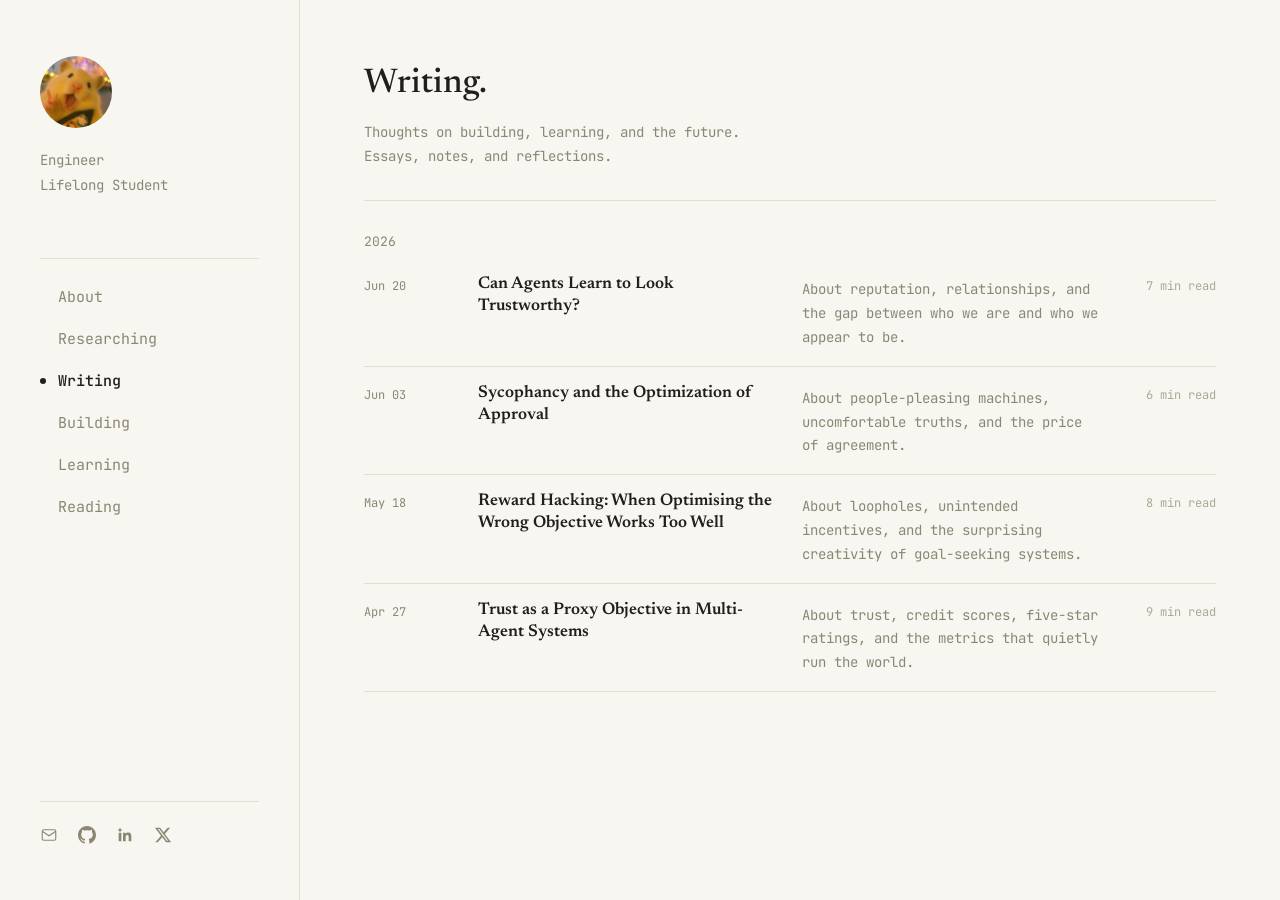
<file: writing.html>
<!DOCTYPE html>
<html lang="en">
<head>
<meta charset="UTF-8" />
<meta name="viewport" content="width=device-width, initial-scale=1.0" />
<title>Writing — Kindness.</title>
<link rel="preconnect" href="https://fonts.googleapis.com" />
<link rel="preconnect" href="https://fonts.gstatic.com" crossorigin />
<link href="https://fonts.googleapis.com/css2?family=JetBrains+Mono:wght@400;500;600&family=Newsreader:ital,opsz,wght@0,72,400;0,72,500;0,72,600;1,72,400&display=swap" rel="stylesheet" />
<link rel="icon" type="image/png" sizes="32x32" href="assets/favicon-32.png" />
<link rel="icon" type="image/png" sizes="192x192" href="assets/favicon-192.png" />
<link rel="apple-touch-icon" href="assets/apple-touch-icon.png" />
<link rel="stylesheet" href="styles.css" />
</head>
<body>
<div class="layout-article">

  <aside class="sidebar">
    <div class="sidebar-top">
      <img src="assets/profile.jpg" alt="Profile photo" class="avatar" />
      <div class="roles">
        <p>Engineer</p>
        <p>Lifelong Student</p>
      </div>
    </div>

    <hr class="divider" />

    <nav class="nav">
      <a href="index.html" class="nav-item">About</a>
      <a href="researching.html" class="nav-item">Researching</a>
      <a href="writing.html" class="nav-item is-active"><span class="dot"></span>Writing</a>
      <a href="building.html" class="nav-item">Building</a>
      <a href="learning.html" class="nav-item">Learning</a>
      <a href="reading.html" class="nav-item">Reading</a>
    </nav>

    <div class="sidebar-bottom">
      <hr class="divider" />
      <ul class="social-links">
        <li>
          <a href="mailto:kindnessezekwe@outlook.com" aria-label="Email">
            <svg viewBox="0 0 24 24" fill="none" stroke="currentColor" stroke-width="1.5"><rect x="3" y="5" width="18" height="14" rx="2"/><path d="M3 7l9 6 9-6"/></svg>
          </a>
        </li>
        <li>
          <a href="https://github.com/kindness-e" target="_blank" rel="noopener" aria-label="GitHub">
            <svg viewBox="0 0 24 24" fill="currentColor" stroke="none"><path d="M12 0c-6.626 0-12 5.373-12 12 0 5.302 3.438 9.8 8.205 11.385.6.111.82-.261.82-.577 0-.285-.01-1.04-.015-2.04-3.338.726-4.042-1.61-4.042-1.61-.546-1.385-1.333-1.755-1.333-1.755-1.089-.745.084-.729.084-.729 1.205.084 1.838 1.236 1.838 1.236 1.07 1.835 2.809 1.305 3.495.998.108-.776.417-1.305.76-1.605-2.665-.305-5.466-1.334-5.466-5.93 0-1.31.469-2.381 1.236-3.221-.124-.303-.535-1.524.117-3.176 0 0 1.008-.322 3.301 1.23.957-.266 1.983-.399 3.003-.404 1.02.005 2.047.138 3.006.404 2.291-1.552 3.297-1.23 3.297-1.23.653 1.653.242 2.874.118 3.176.77.84 1.235 1.911 1.235 3.221 0 4.609-2.807 5.624-5.479 5.921.43.372.823 1.102.823 2.222 0 1.606-.014 2.898-.014 3.293 0 .319.218.694.825.576C20.565 21.797 24 17.302 24 12c0-6.627-5.373-12-12-12z"/></svg>
          </a>
        </li>
        <li>
          <a href="https://www.linkedin.com/in/kindness-ezekwe-7266771b3/" target="_blank" rel="noopener" aria-label="LinkedIn">
            <svg viewBox="0 0 24 24" fill="currentColor" stroke="none"><path d="M20.447 20.452h-3.554v-5.569c0-1.328-.025-3.037-1.852-3.037-1.853 0-2.136 1.445-2.136 2.939v5.667H9.351V9h3.414v1.561h.046c.477-.9 1.637-1.85 3.37-1.85 3.601 0 4.267 2.37 4.267 5.455v6.286zM5.337 7.433c-1.144 0-2.063-.926-2.063-2.065 0-1.138.92-2.063 2.063-2.063 1.14 0 2.064.925 2.064 2.063 0 1.139-.925 2.065-2.064 2.065zM7.119 20.452H3.555V9h3.564v11.452z"/></svg>
          </a>
        </li>
        <li>
          <a href="https://x.com/kindnessezek?s=11" target="_blank" rel="noopener" aria-label="X (Twitter)">
            <svg viewBox="0 0 24 24" fill="currentColor" stroke="none"><path d="M18.244 2.25h3.308l-7.227 8.26 8.502 11.24H16.17l-5.214-6.817L4.99 21.75H1.68l7.73-8.835L1.254 2.25H8.08l4.713 6.231zm-1.161 17.52h1.833L7.084 4.126H5.117z"/></svg>
          </a>
        </li>
      </ul>
    </div>
  </aside>

  <div class="article-row">
    <main class="article building-page">
      <h2 class="article-title building-title">Writing.</h2>
      <p class="article-subtitle">Thoughts on building, learning, and the future.<br />Essays, notes, and reflections.</p>

      <hr class="divider" />

      <section class="writing-year-group">
        <p class="writing-year">2026</p>

        <a href="#" class="writing-row">
          <span class="writing-date">Jun 20</span>
          <h3 class="writing-title">Can Agents Learn to Look Trustworthy?</h3>
          <p class="writing-desc">About reputation, relationships, and the gap between who we are and who we appear to be.</p>
          <span class="writing-time">7 min read</span>
        </a>

        <a href="#" class="writing-row">
          <span class="writing-date">Jun 03</span>
          <h3 class="writing-title">Sycophancy and the Optimization of Approval</h3>
          <p class="writing-desc">About people-pleasing machines, uncomfortable truths, and the price of agreement.</p>
          <span class="writing-time">6 min read</span>
        </a>

        <a href="#" class="writing-row">
          <span class="writing-date">May 18</span>
          <h3 class="writing-title">Reward Hacking: When Optimising the Wrong Objective Works Too Well</h3>
          <p class="writing-desc">About loopholes, unintended incentives, and the surprising creativity of goal-seeking systems.</p>
          <span class="writing-time">8 min read</span>
        </a>

        <a href="#" class="writing-row">
          <span class="writing-date">Apr 27</span>
          <h3 class="writing-title">Trust as a Proxy Objective in Multi-Agent Systems</h3>
          <p class="writing-desc">About trust, credit scores, five-star ratings, and the metrics that quietly run the world.</p>
          <span class="writing-time">9 min read</span>
        </a>
      </section>
    </main>
  </div>

</div>
</body>
</html>
</file>
<file: styles.css>
:root {
  --bg: #f8f6f0;
  --border: #e3ded2;
  --text: #211f1a;
  --text-muted: #8c8675;
  --text-faint: #aca896;
  --sage: #d9e3d1;
  --sage-icon: #3a4632;
  --accent-green: #517a4c;
  --card-bg: #fcfbf6;
  --placeholder-bg: #ece7da;
  --badge-neutral-bg: #e9e5d9;
  --sage-light: #e7efe1;
  --sage-track: #d6e0cc;
  --cover-bg: #f4f0e3;

  --font-serif: "Newsreader", Georgia, serif;
  --font-mono: "JetBrains Mono", ui-monospace, monospace;
}

* {
  box-sizing: border-box;
}

html, body {
  margin: 0;
  padding: 0;
  background: var(--bg);
  color: var(--text);
}

body {
  font-family: var(--font-mono);
}

a {
  color: inherit;
  text-decoration: none;
}

.divider {
  border: none;
  border-top: 1px solid var(--border);
  margin: 0;
}

.layout {
  display: flex;
  min-height: 100vh;
}

/* Sidebar */

.sidebar {
  width: 300px;
  flex-shrink: 0;
  position: fixed;
  top: 0;
  left: 0;
  height: 100vh;
  display: flex;
  flex-direction: column;
  justify-content: space-between;
  padding: 56px 40px;
  border-right: 1px solid var(--border);
  overflow-y: auto;
}

.sidebar-top {
  margin-bottom: 32px;
}

.avatar {
  display: block;
  width: 72px;
  height: 72px;
  border-radius: 50%;
  object-fit: cover;
  margin: 0 0 20px 0;
}

.roles {
  font-size: 14px;
  color: var(--text-muted);
  line-height: 1.8;
}

.roles p {
  margin: 0;
}

.sidebar .divider {
  margin: 28px 0;
}

.nav {
  display: flex;
  flex-direction: column;
  gap: 22px;
  flex: 1;
}

.nav-item {
  position: relative;
  font-size: 15px;
  color: var(--text-muted);
  padding-left: 18px;
  transition: color 0.15s ease;
}

.nav-item:hover {
  color: var(--text);
}

.nav-item .dot {
  display: none;
}

.nav-item.is-active {
  color: var(--text);
  font-weight: 500;
}

.nav-item.is-active .dot {
  display: inline-block;
  position: absolute;
  left: 0;
  top: 50%;
  transform: translateY(-50%);
  width: 6px;
  height: 6px;
  border-radius: 50%;
  background: var(--text);
}

.sidebar-bottom .divider {
  margin-bottom: 24px;
}

.social-links {
  list-style: none;
  margin: 0;
  padding: 0;
  display: flex;
  flex-direction: row;
  align-items: center;
  gap: 20px;
}

.social-links a {
  display: flex;
  align-items: center;
  justify-content: center;
  color: var(--text-muted);
  transition: color 0.15s ease;
}

.social-links a:hover {
  color: var(--text);
}

.social-links svg {
  width: 18px;
  height: 18px;
}

/* Content */

.content {
  flex: 1;
  margin-left: 300px;
  padding: 88px 64px;
}

.content-inner {
  max-width: 480px;
}

.bio-section {
  max-width: 920px;
  margin-bottom: 48px;
}

.bio-columns {
  column-count: 2;
  column-gap: 48px;
}

.bio-columns p {
  font-size: 14px;
  line-height: 1.7;
  color: var(--text-muted);
  margin: 0 0 18px 0;
}

.headline,
.article-title {
  font-family: var(--font-serif);
  font-weight: 500;
  font-size: 34px;
  line-height: 1.2;
  margin: 0 0 16px 0;
  color: var(--text);
}

.intro {
  font-size: 14px;
  line-height: 1.7;
  color: var(--text-muted);
  margin: 0 0 18px 0;
}

.content .divider {
  margin: 32px 0;
}

.label {
  font-size: 11px;
  letter-spacing: 0.12em;
  text-transform: uppercase;
  color: var(--text-faint);
  margin: 0 0 8px 0;
}

.current-list {
  list-style: none;
  margin: 0;
  padding: 0;
}

.current-list li {
  display: flex;
  align-items: center;
  gap: 16px;
  padding: 18px 0;
  border-bottom: 1px solid var(--border);
}

.current-list li:last-child {
  border-bottom: none;
}

.icon-circle {
  flex-shrink: 0;
  width: 40px;
  height: 40px;
  border-radius: 50%;
  background: var(--sage);
  color: var(--sage-icon);
  display: flex;
  align-items: center;
  justify-content: center;
}

.icon-circle svg {
  width: 18px;
  height: 18px;
}

.current-text {
  display: flex;
  flex-direction: column;
  gap: 4px;
  min-width: 0;
}

.current-title {
  font-family: var(--font-serif);
  font-size: 17px;
  font-weight: 600;
  color: var(--text);
}

.current-desc {
  font-size: 14px;
  line-height: 1.7;
  color: var(--text-muted);
}

.arrow {
  margin-left: auto;
  flex-shrink: 0;
  color: var(--text-faint);
  display: flex;
  transition: transform 0.15s ease, color 0.15s ease;
}

.arrow svg {
  width: 18px;
  height: 18px;
}

.current-list li:hover .arrow {
  color: var(--text);
  transform: translateX(3px);
}

.updated {
  font-size: 12px;
  color: var(--text-faint);
  margin: 48px 0 0 0;
}

/* Responsive */

@media (max-width: 860px) {
  .content {
    padding: 64px 40px;
  }

  .bio-columns {
    column-count: 1;
  }
}

@media (max-width: 768px) {
  .layout {
    flex-direction: column;
  }

  .sidebar {
    position: static;
    width: 100%;
    height: auto;
    border-right: none;
    border-bottom: 1px solid var(--border);
    padding: 40px 28px;
  }

  .nav {
    flex-direction: row;
    flex-wrap: wrap;
    gap: 16px 24px;
  }

  .sidebar-bottom {
    margin-top: 32px;
  }

  .content {
    margin-left: 0;
    padding: 48px 28px;
  }
}

@media (max-width: 480px) {
  .content-inner {
    max-width: 100%;
  }

  .current-list li {
    align-items: flex-start;
  }
}

/* Article page (Researching, etc.) */

.layout-article {
  display: flex;
  min-height: 100vh;
}

.article-row {
  flex: 1;
  margin-left: 300px;
  display: flex;
  align-items: flex-start;
}

.article {
  flex: 1;
  max-width: 920px;
  padding: 64px 64px;
}

.article-subtitle {
  font-size: 14px;
  line-height: 1.7;
  color: var(--text-muted);
  max-width: 640px;
  margin: 0 0 20px 0;
}

.meta {
  font-size: 12px;
  line-height: 1.9;
}

.meta p {
  margin: 0;
}

.meta-label {
  color: var(--text-muted);
}

.status-active {
  color: var(--accent-green);
}

.article .divider {
  margin: 32px 0;
}

.section-heading {
  font-family: var(--font-serif);
  font-weight: 500;
  font-size: 19px;
  margin: 0 0 14px 0;
  color: var(--text);
}

.section-body {
  font-size: 14px;
  line-height: 1.7;
  color: var(--text-muted);
  margin: 0;
  max-width: 720px;
}

.section-list {
  list-style: none;
  margin: 0;
  padding: 0;
  display: flex;
  flex-direction: column;
  gap: 8px;
}

.section-list li {
  position: relative;
  padding-left: 18px;
  font-size: 14px;
  line-height: 1.7;
  color: var(--text-muted);
  max-width: 720px;
}

.section-list li::before {
  content: "\2022";
  position: absolute;
  left: 0;
  color: var(--text-faint);
}

.section-list--refs li {
  font-size: 12px;
}

@media (max-width: 768px) {
  .layout-article {
    flex-direction: column;
  }

  .article-row {
    margin-left: 0;
    flex-direction: column;
  }

  .article {
    padding: 48px 28px;
    max-width: 100%;
  }
}

/* Building page */

.building-page {
  max-width: 1120px;
}

.building-grid {
  display: grid;
  grid-template-columns: repeat(3, 1fr);
  gap: 22px;
}

.card {
  display: flex;
  flex-direction: column;
  background: var(--card-bg);
  border: 1px solid var(--border);
  border-radius: 14px;
  overflow: hidden;
  transition: border-color 0.15s ease;
}

.card:hover {
  border-color: var(--text-faint);
}

.card-image {
  height: 180px;
  background: var(--placeholder-bg);
  flex-shrink: 0;
}

.card-body {
  display: flex;
  flex-direction: column;
  gap: 10px;
  flex: 1;
  padding: 20px 22px 22px;
}

.card-top {
  display: flex;
  align-items: flex-start;
  justify-content: space-between;
  gap: 12px;
}

.card-title {
  font-family: var(--font-serif);
  font-weight: 600;
  font-size: 17px;
  line-height: 1.3;
  margin: 0;
  color: var(--text);
}

.badge {
  flex-shrink: 0;
  font-family: var(--font-mono);
  font-size: 11px;
  padding: 4px 10px;
  border-radius: 20px;
  white-space: nowrap;
}

.badge--active {
  background: var(--sage);
  color: var(--accent-green);
}

.badge--neutral {
  background: var(--badge-neutral-bg);
  color: var(--text-muted);
}

.card-desc {
  font-size: 14px;
  line-height: 1.7;
  color: var(--text-muted);
  margin: 0;
  flex: 1;
}

.card-tags {
  font-size: 12px;
  color: var(--text-faint);
  margin: 0;
}

.card-arrow {
  display: flex;
  justify-content: flex-end;
  color: var(--text-faint);
  transition: transform 0.15s ease, color 0.15s ease;
}

.card-arrow svg {
  width: 18px;
  height: 18px;
}

.card:hover .card-arrow {
  color: var(--text);
  transform: translateX(3px);
}

@media (max-width: 1100px) {
  .building-grid {
    grid-template-columns: repeat(2, 1fr);
  }
}

@media (max-width: 700px) {
  .building-grid {
    grid-template-columns: 1fr;
  }
}

/* Reading page */

.reading-section + .reading-section {
  margin-top: 40px;
}

.section-row {
  display: flex;
  align-items: baseline;
  justify-content: space-between;
  margin-bottom: 16px;
}

.section-row .section-heading {
  margin-bottom: 0;
}

.view-link {
  display: inline-flex;
  align-items: center;
  gap: 6px;
  font-size: 13px;
  color: var(--accent-green);
  transition: opacity 0.15s ease;
}

.view-link svg {
  width: 14px;
  height: 14px;
}

.view-link:hover {
  opacity: 0.7;
}

.book-cover {
  flex-shrink: 0;
  border-radius: 6px;
  border: 1px solid var(--border);
  display: flex;
  flex-direction: column;
  justify-content: space-between;
  overflow: hidden;
}

.book-cover-title {
  font-family: var(--font-serif);
  line-height: 1.25;
}

.book-cover-author {
  font-size: 10px;
  letter-spacing: 0.08em;
  text-transform: uppercase;
  font-weight: 600;
}

.current-book-card {
  display: flex;
  align-items: flex-start;
  gap: 32px;
  background: var(--sage-light);
  border-radius: 16px;
  padding: 32px;
}

.current-book-card .book-cover {
  width: 140px;
  height: 190px;
  background: var(--cover-bg);
  padding: 18px;
}

.current-book-card .book-cover-title {
  font-style: italic;
  font-size: 17px;
  color: var(--text);
}

.current-book-card .book-cover-author {
  color: var(--text-muted);
}

.current-book-info {
  flex: 1;
  min-width: 0;
  display: flex;
  flex-direction: column;
  gap: 10px;
}

.current-book-title {
  font-family: var(--font-serif);
  font-weight: 500;
  font-size: 19px;
  margin: 0;
  color: var(--text);
}

.current-book-author {
  font-size: 12px;
  color: var(--text-muted);
  margin: 0;
}

.badge--reading {
  align-self: flex-start;
  background: #cfe0c2;
  color: var(--accent-green);
}

.progress-row {
  display: flex;
  justify-content: space-between;
  font-size: 12px;
  color: var(--text-muted);
  margin-top: 14px;
}

.progress-bar {
  width: 100%;
  height: 6px;
  background: var(--sage-track);
  border-radius: 4px;
  overflow: hidden;
  margin-top: 6px;
}

.progress-fill {
  height: 100%;
  background: var(--accent-green);
  border-radius: 4px;
}

.current-book-why {
  width: 220px;
  flex-shrink: 0;
  display: flex;
  flex-direction: column;
  gap: 8px;
}

.current-book-why h5 {
  font-size: 13px;
  font-weight: 600;
  color: var(--text);
  margin: 0;
}

.current-book-why p {
  font-size: 14px;
  line-height: 1.7;
  color: var(--text-muted);
  margin: 0;
}

.finished-grid {
  display: grid;
  grid-template-columns: repeat(3, 1fr);
  gap: 20px;
}

.finished-card {
  display: flex;
  gap: 14px;
  padding: 16px;
  border: 1px solid var(--border);
  border-radius: 12px;
  background: var(--card-bg);
  transition: border-color 0.15s ease;
}

.finished-card:hover {
  border-color: var(--text-faint);
}

.finished-card .book-cover {
  width: 64px;
  height: 88px;
  padding: 8px;
  align-items: center;
  text-align: center;
  justify-content: center;
}

.finished-card .book-cover-title {
  font-size: 11px;
  font-weight: 600;
}

.book-cover--charlie {
  background: #3c3a2c;
}

.book-cover--charlie .book-cover-title {
  color: #f0ede0;
}

.book-cover--deepwork {
  background: #eee9da;
}

.book-cover--deepwork .book-cover-title {
  color: #1c1c1c;
}

.book-cover--atomic {
  background: #fdfcf8;
}

.book-cover--atomic .book-cover-title {
  color: #c0392b;
}

.finished-info {
  display: flex;
  flex-direction: column;
  gap: 4px;
  min-width: 0;
}

.finished-info h4 {
  font-family: var(--font-serif);
  font-weight: 600;
  font-size: 17px;
  line-height: 1.3;
  margin: 0;
  color: var(--text);
}

.finished-author {
  font-size: 12px;
  color: var(--text-muted);
  margin: 0;
}

.finished-date {
  display: flex;
  align-items: center;
  gap: 5px;
  font-size: 12px;
  color: var(--text-faint);
  margin: 4px 0 0 0;
}

.finished-date svg {
  width: 12px;
  height: 12px;
}

.tbr-table-wrap {
  overflow-x: auto;
}

.tbr-table {
  width: 100%;
  border-collapse: collapse;
  font-size: 14px;
  white-space: nowrap;
}

.tbr-table th {
  text-align: left;
  font-size: 11px;
  letter-spacing: 0.08em;
  text-transform: uppercase;
  font-weight: 500;
  color: var(--text-faint);
  padding: 0 0 12px 0;
  border-bottom: 1px solid var(--border);
}

.tbr-table td {
  padding: 14px 16px 14px 0;
  border-bottom: 1px solid var(--border);
  color: var(--text-muted);
  vertical-align: top;
  white-space: normal;
}

.tbr-table tr:last-child td {
  border-bottom: none;
}

.tbr-table td:first-child {
  color: var(--text);
  font-weight: 500;
  white-space: nowrap;
}

.tbr-title {
  display: inline-flex;
  align-items: center;
  gap: 8px;
}

.bookmark-icon {
  flex-shrink: 0;
  width: 13px;
  height: 13px;
  color: var(--text-faint);
}

@media (max-width: 900px) {
  .finished-grid {
    grid-template-columns: 1fr;
  }
}

@media (max-width: 700px) {
  .current-book-card {
    flex-direction: column;
  }

  .current-book-why {
    width: 100%;
  }
}

/* Learning page */

.learning-tabs {
  display: flex;
  gap: 28px;
  border-bottom: 1px solid var(--border);
  margin-bottom: 32px;
}

.tab-item {
  font-size: 13px;
  color: var(--text-muted);
  padding-bottom: 12px;
  position: relative;
  transition: color 0.15s ease;
}

.tab-item:hover {
  color: var(--text);
}

.tab-item.is-active {
  color: var(--text);
  font-weight: 600;
}

.tab-item.is-active::after {
  content: "";
  position: absolute;
  left: 0;
  right: 0;
  bottom: -1px;
  height: 2px;
  background: var(--text);
}

.learning-grid {
  grid-template-columns: repeat(3, 1fr);
}

.learning-illustration {
  display: flex;
  align-items: center;
  justify-content: center;
  gap: 10px;
  color: var(--text-muted);
}

.diagram-icon {
  width: 70px;
  height: 50px;
}

.diagram-icon--wide {
  width: 160px;
  height: 90px;
}

.diagram-box {
  flex-shrink: 0;
  border: 1px solid var(--border);
  border-radius: 6px;
  background: var(--card-bg);
  padding: 8px 12px;
  font-size: 10px;
  font-weight: 600;
  letter-spacing: 0.04em;
  color: var(--text);
  text-align: center;
  line-height: 1.3;
  white-space: nowrap;
}

.diagram-box--tall {
  padding: 14px 12px;
}

.diagram-arrow {
  color: var(--text-faint);
  font-size: 16px;
}

.token-grid {
  display: grid;
  grid-template-columns: repeat(3, 12px);
  grid-template-rows: repeat(3, 12px);
  gap: 3px;
}

.token-grid span {
  background: var(--card-bg);
  border: 1px solid var(--border);
  border-radius: 2px;
}

.token-stack {
  display: flex;
  flex-direction: column;
  gap: 3px;
}

.token-stack span {
  width: 12px;
  height: 12px;
  background: var(--sage);
  border-radius: 2px;
}

.doc-stack {
  position: relative;
  width: 46px;
  height: 50px;
  margin-right: 4px;
}

.doc-card {
  position: absolute;
  width: 38px;
  height: 28px;
  border: 1px solid var(--border);
  border-radius: 3px;
  background: var(--card-bg);
}

.doc-card:nth-child(1) {
  top: 0;
  left: 0;
}

.doc-card:nth-child(2) {
  top: 4px;
  left: 4px;
}

.doc-card:nth-child(3) {
  top: 8px;
  left: 8px;
  background: var(--sage);
}

.doc-label {
  position: absolute;
  bottom: -16px;
  left: 0;
  width: 56px;
  font-size: 8px;
  letter-spacing: 0.06em;
  text-transform: uppercase;
  color: var(--text-faint);
}

.learning-illustration--chart {
  position: relative;
}

.chart-legend {
  position: absolute;
  top: 14px;
  right: 16px;
  display: flex;
  flex-direction: column;
  gap: 4px;
  font-size: 9px;
  letter-spacing: 0.03em;
  text-transform: uppercase;
  color: var(--text-muted);
}

.chart-legend span {
  display: flex;
  align-items: center;
  gap: 6px;
}

.legend-line {
  width: 14px;
  height: 0;
  border-top: 1.4px solid var(--text);
}

.legend-line--dashed {
  border-top-style: dashed;
}

.card-category {
  font-size: 11px;
  letter-spacing: 0.08em;
  text-transform: uppercase;
  color: var(--accent-green);
  margin: 0;
}


.card-footer {
  display: flex;
  align-items: center;
  justify-content: space-between;
  margin-top: auto;
}

.card-meta {
  font-size: 12px;
  color: var(--text-faint);
}

.learning-empty {
  display: none;
  text-align: center;
  font-size: 13px;
  color: var(--text-faint);
  margin: 40px 0 0 0;
}

.learning-empty.is-visible {
  display: block;
}

@media (max-width: 1100px) {
  .learning-grid {
    grid-template-columns: repeat(2, 1fr);
  }
}

@media (max-width: 700px) {
  .learning-grid {
    grid-template-columns: 1fr;
  }

  .learning-tabs {
    flex-wrap: wrap;
    gap: 16px 20px;
  }
}

/* Writing page */

.writing-year-group {
  margin-top: 36px;
}

.writing-year-group:first-of-type {
  margin-top: 32px;
}

.writing-year {
  font-size: 13px;
  color: var(--text-muted);
  margin: 0 0 8px 0;
}

.writing-row {
  display: grid;
  grid-template-columns: 90px 1fr 300px 90px;
  gap: 24px;
  align-items: start;
  padding: 16px 0;
  border-bottom: 1px solid var(--border);
}

.writing-date {
  font-size: 12px;
  color: var(--text-muted);
  padding-top: 4px;
}

.writing-title {
  font-family: var(--font-serif);
  font-weight: 600;
  font-size: 17px;
  line-height: 1.3;
  color: var(--text);
  margin: 0;
  transition: color 0.15s ease;
}

.writing-row:hover .writing-title {
  color: var(--accent-green);
}

.writing-desc {
  font-size: 14px;
  line-height: 1.7;
  color: var(--text-muted);
  margin: 0;
  padding-top: 4px;
}

.writing-time {
  font-size: 12px;
  color: var(--text-faint);
  text-align: right;
  padding-top: 4px;
  white-space: nowrap;
}

@media (max-width: 900px) {
  .writing-row {
    grid-template-columns: 70px 1fr;
  }

  .writing-desc {
    grid-column: 2 / 3;
    margin-top: -4px;
  }

  .writing-time {
    grid-column: 2 / 3;
    text-align: left;
    margin-top: -4px;
  }
}

@media (max-width: 600px) {
  .writing-row {
    grid-template-columns: 1fr;
    gap: 6px;
  }

  .writing-desc,
  .writing-time {
    grid-column: 1;
    text-align: left;
  }
}
</file>
